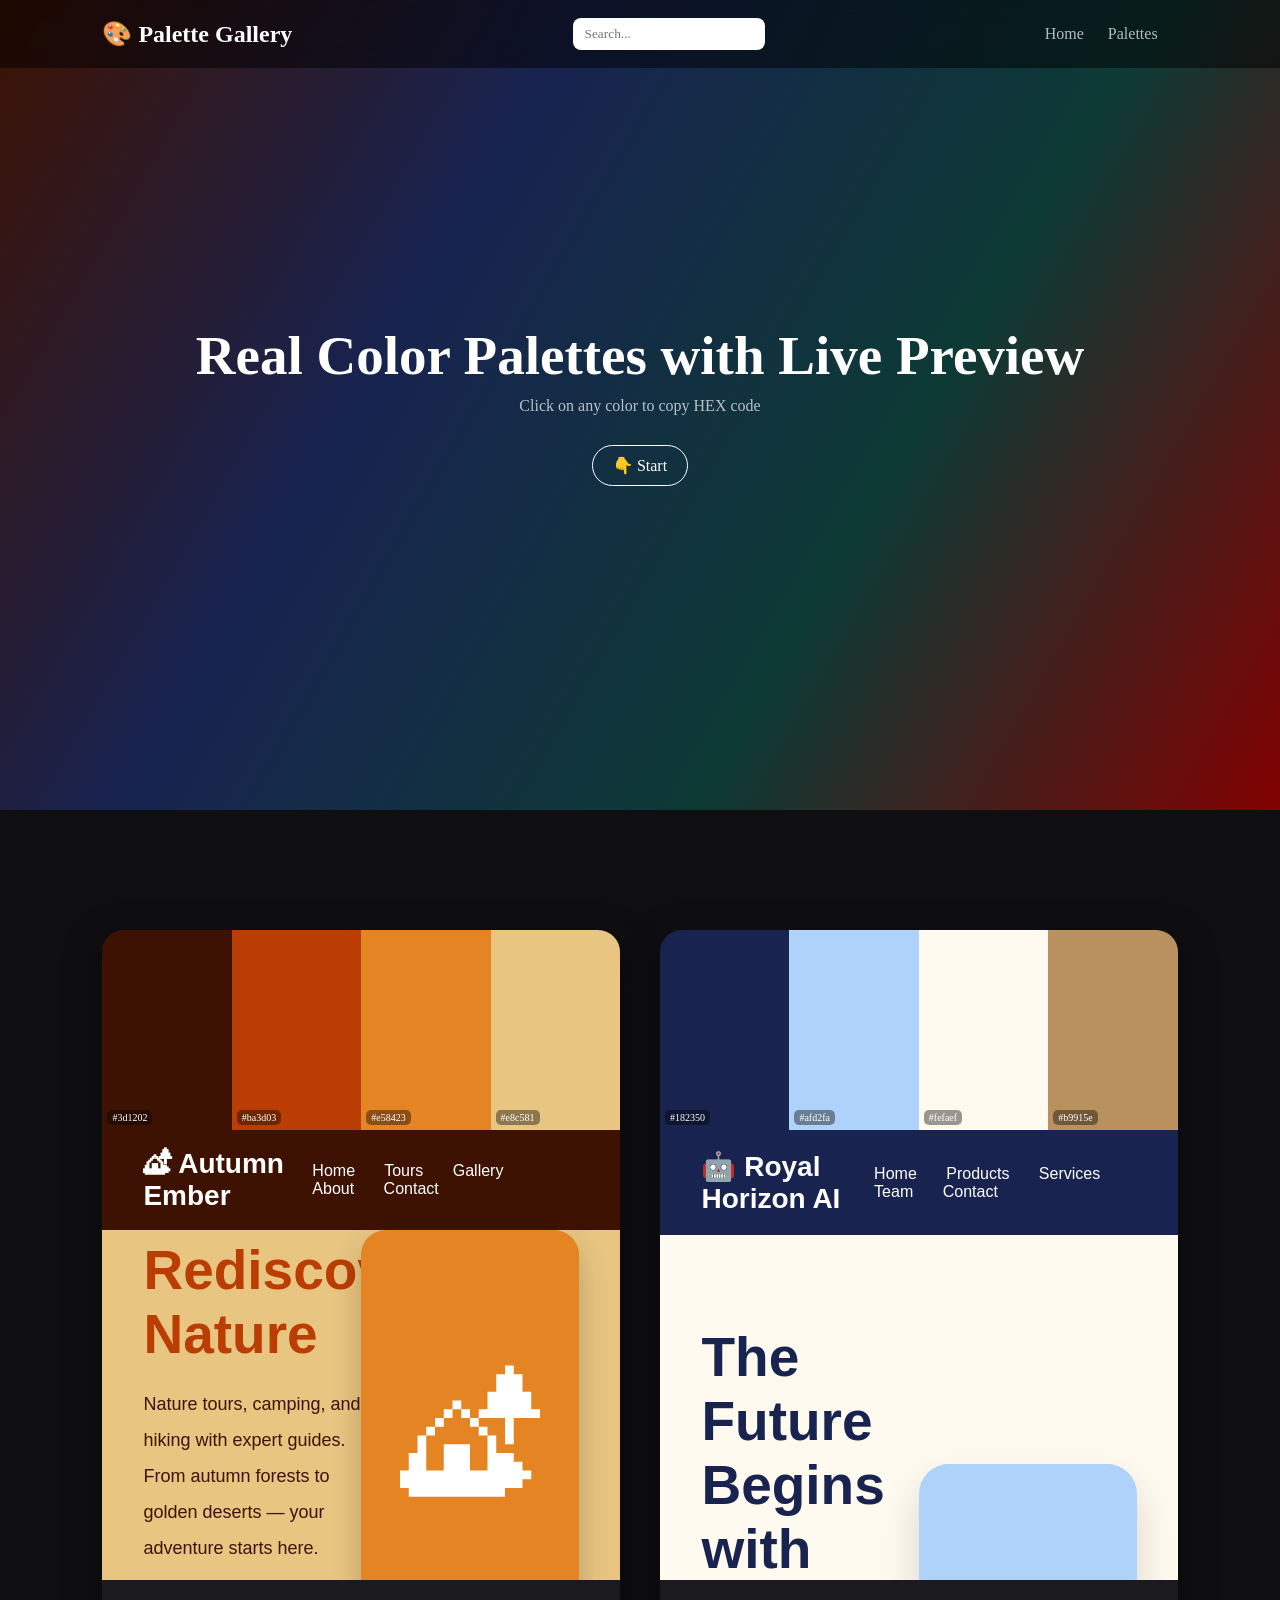
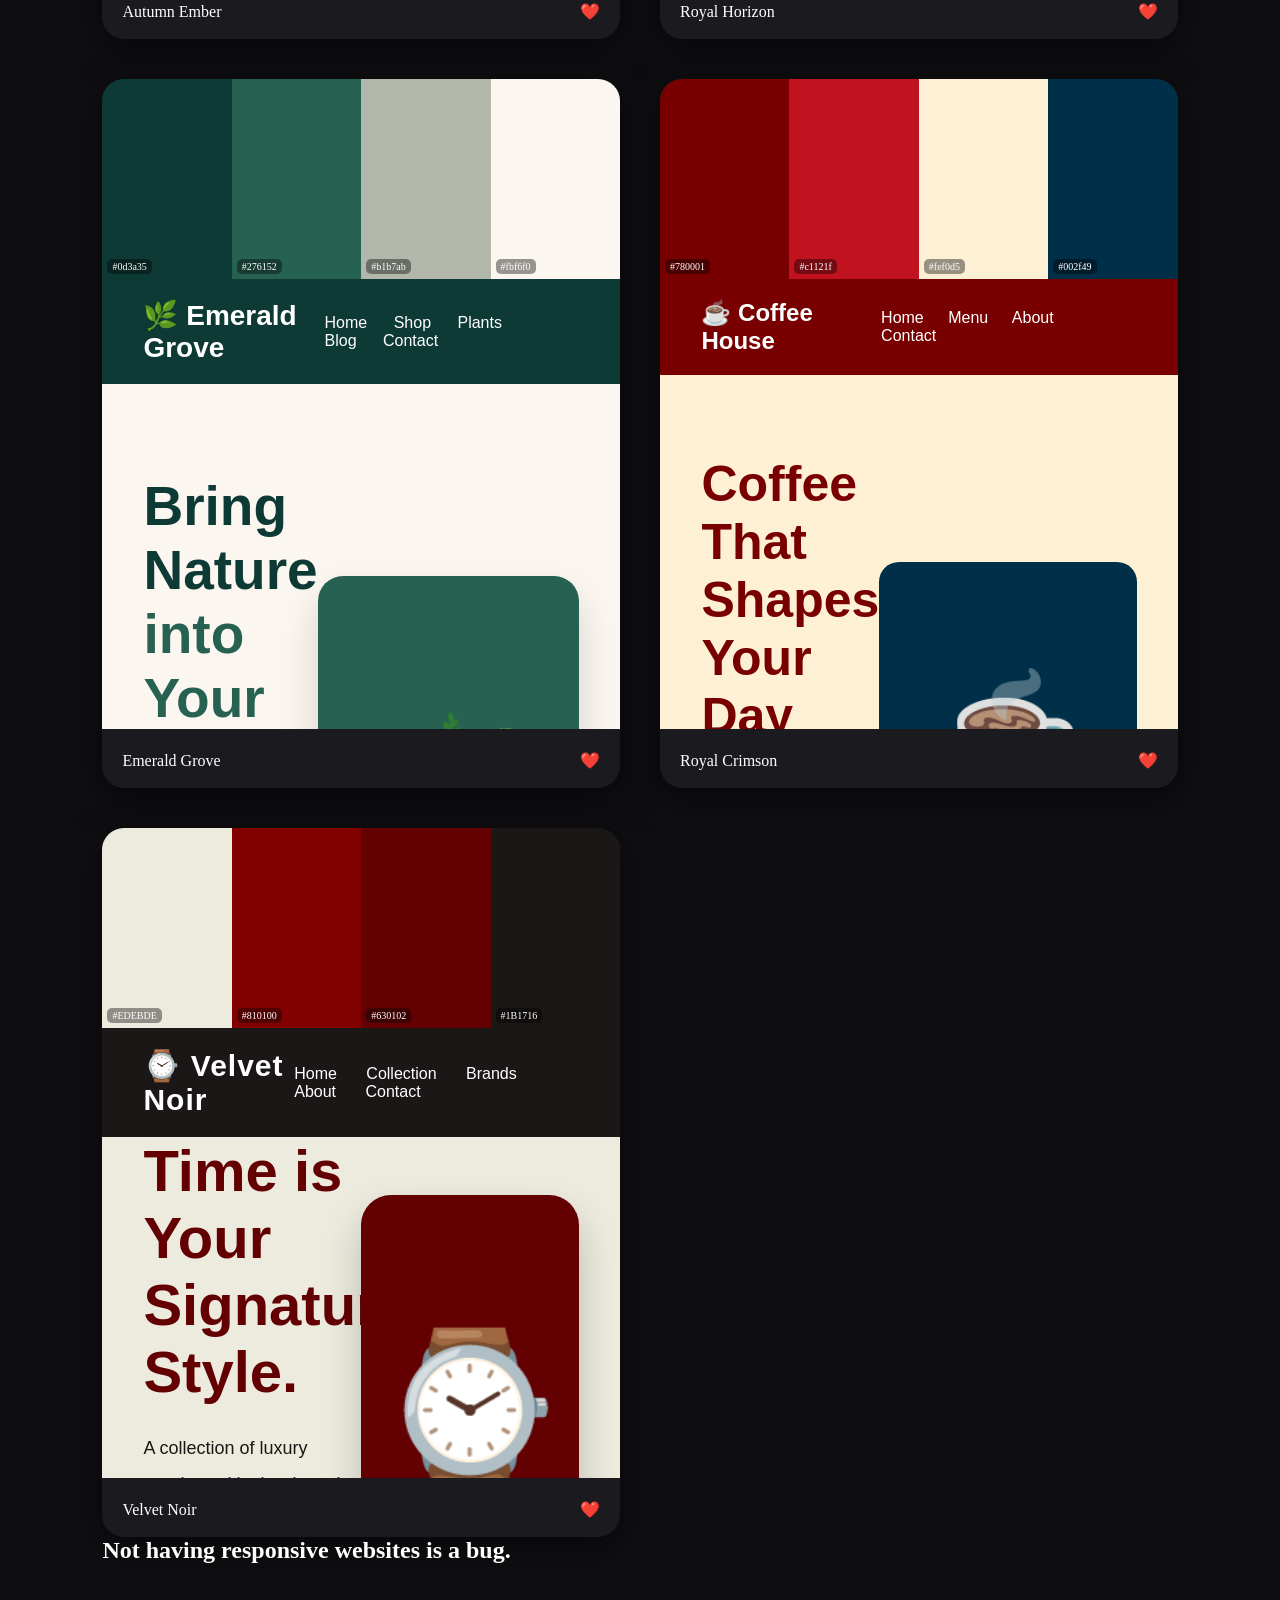
<file: index.html>
<!doctype html>
<html lang="en" dir="ltr">
  <head>
    <meta charset="UTF-8" />
    <meta name="viewport" content="width=device-width, initial-scale=1.0" />
    <link rel="stylesheet" href="style.css" />
    <title>Palette Gallery</title>
  </head>

  <body>
    <nav>
      <h2>🎨 Palette Gallery</h2>

      <input id="search" placeholder="Search..." />

      <div>
        <a href="#">Home</a>
        <a href="#p">Palettes</a>
      </div>
    </nav>

    <div class="hero">
      <h1>Real Color Palettes with Live Preview</h1>
      <p>Click on any color to copy HEX code</p>

      <div
        class="scroll"
        onclick="document.getElementById('p').scrollIntoView()"
      >
        👇 Start
      </div>
    </div>

    <div class="section" id="p">
      <div class="grid">
        <!-- Autumn Ember -->
        <div class="card">
          <div class="colors">
            <div
              class="color"
              style="background: #3d1202"
              onclick="copy('#3d1202')"
            >
              <span class="hex">#3d1202</span>
            </div>
            <div
              class="color"
              style="background: #ba3d03"
              onclick="copy('#ba3d03')"
            >
              <span class="hex">#ba3d03</span>
            </div>
            <div
              class="color"
              style="background: #e58423"
              onclick="copy('#e58423')"
            >
              <span class="hex">#e58423</span>
            </div>
            <div
              class="color"
              style="background: #e8c581"
              onclick="copy('#e8c581')"
            >
              <span class="hex">#e8c581</span>
            </div>
          </div>

          <iframe
            class="preview"
            src="pages/AutumnEmber/AutumnEmber.html"
          ></iframe>

          <div class="info">
            <span>Autumn Ember</span>
            <span class="heart" onclick="like(this)">❤️</span>
          </div>
        </div>

        <!-- Royal Horizon -->
        <div class="card">
          <div class="colors">
            <div
              class="color"
              style="background: #182350"
              onclick="copy('#182350')"
            >
              <span class="hex">#182350</span>
            </div>
            <div
              class="color"
              style="background: #afd2fa"
              onclick="copy('#afd2fa')"
            >
              <span class="hex">#afd2fa</span>
            </div>
            <div
              class="color"
              style="background: #fefaef"
              onclick="copy('#fefaef')"
            >
              <span class="hex">#fefaef</span>
            </div>
            <div
              class="color"
              style="background: #b9915e"
              onclick="copy('#b9915e')"
            >
              <span class="hex">#b9915e</span>
            </div>
          </div>

          <iframe
            class="preview"
            src="pages/RoyalHorizon/RoyalHorizon.html"
          ></iframe>

          <div class="info">
            <span>Royal Horizon</span>
            <span class="heart" onclick="like(this)">❤️</span>
          </div>
        </div>

        <!-- Emerald Grove -->
        <div class="card">
          <div class="colors">
            <div
              class="color"
              style="background: #0d3a35"
              onclick="copy('#0d3a35')"
            >
              <span class="hex">#0d3a35</span>
            </div>
            <div
              class="color"
              style="background: #276152"
              onclick="copy('#276152')"
            >
              <span class="hex">#276152</span>
            </div>
            <div
              class="color"
              style="background: #b1b7ab"
              onclick="copy('#b1b7ab')"
            >
              <span class="hex">#b1b7ab</span>
            </div>
            <div
              class="color"
              style="background: #fbf6f0"
              onclick="copy('#fbf6f0')"
            >
              <span class="hex">#fbf6f0</span>
            </div>
          </div>

          <iframe
            class="preview"
            src="pages/EmeraldGrove/EmeraldGrove.html"
          ></iframe>

          <div class="info">
            <span>Emerald Grove</span>
            <span class="heart" onclick="like(this)">❤️</span>
          </div>
        </div>

        <!-- Royal Crimson -->
        <div class="card">
          <div class="colors">
            <div
              class="color"
              style="background: #780001"
              onclick="copy('#780001')"
            >
              <span class="hex">#780001</span>
            </div>
            <div
              class="color"
              style="background: #c1121f"
              onclick="copy('#c1121f')"
            >
              <span class="hex">#c1121f</span>
            </div>
            <div
              class="color"
              style="background: #fef0d5"
              onclick="copy('#fef0d5')"
            >
              <span class="hex">#fef0d5</span>
            </div>
            <div
              class="color"
              style="background: #002f49"
              onclick="copy('#002f49')"
            >
              <span class="hex">#002f49</span>
            </div>
          </div>

          <iframe
            class="preview"
            src="pages/RoyalCrimson/RoyalCrimson.html"
          ></iframe>

          <div class="info">
            <span>Royal Crimson</span>
            <span class="heart" onclick="like(this)">❤️</span>
          </div>
        </div>

        <!-- Velvet Noir -->
        <div class="card">
          <div class="colors">
            <div
              class="color"
              style="background: #edebde"
              onclick="copy('#EDEBDE')"
            >
              <span class="hex">#EDEBDE</span>
            </div>
            <div
              class="color"
              style="background: #810100"
              onclick="copy('#810100')"
            >
              <span class="hex">#810100</span>
            </div>
            <div
              class="color"
              style="background: #630102"
              onclick="copy('#630102')"
            >
              <span class="hex">#630102</span>
            </div>
            <div
              class="color"
              style="background: #1b1716"
              onclick="copy('#1B1716')"
            >
              <span class="hex">#1B1716</span>
            </div>
          </div>

          <iframe
            class="preview"
            src="pages/VelvetNoir/VelvetNoir.html"
          ></iframe>

          <div class="info">
            <span>Velvet Noir</span>
            <span class="heart" onclick="like(this)">❤️</span>
          </div>
        </div>
      </div>
      <h2>Not having responsive websites is a bug.</h2>
    </div>

    <script src="script.js"></script>
  </body>
</html>
</file>
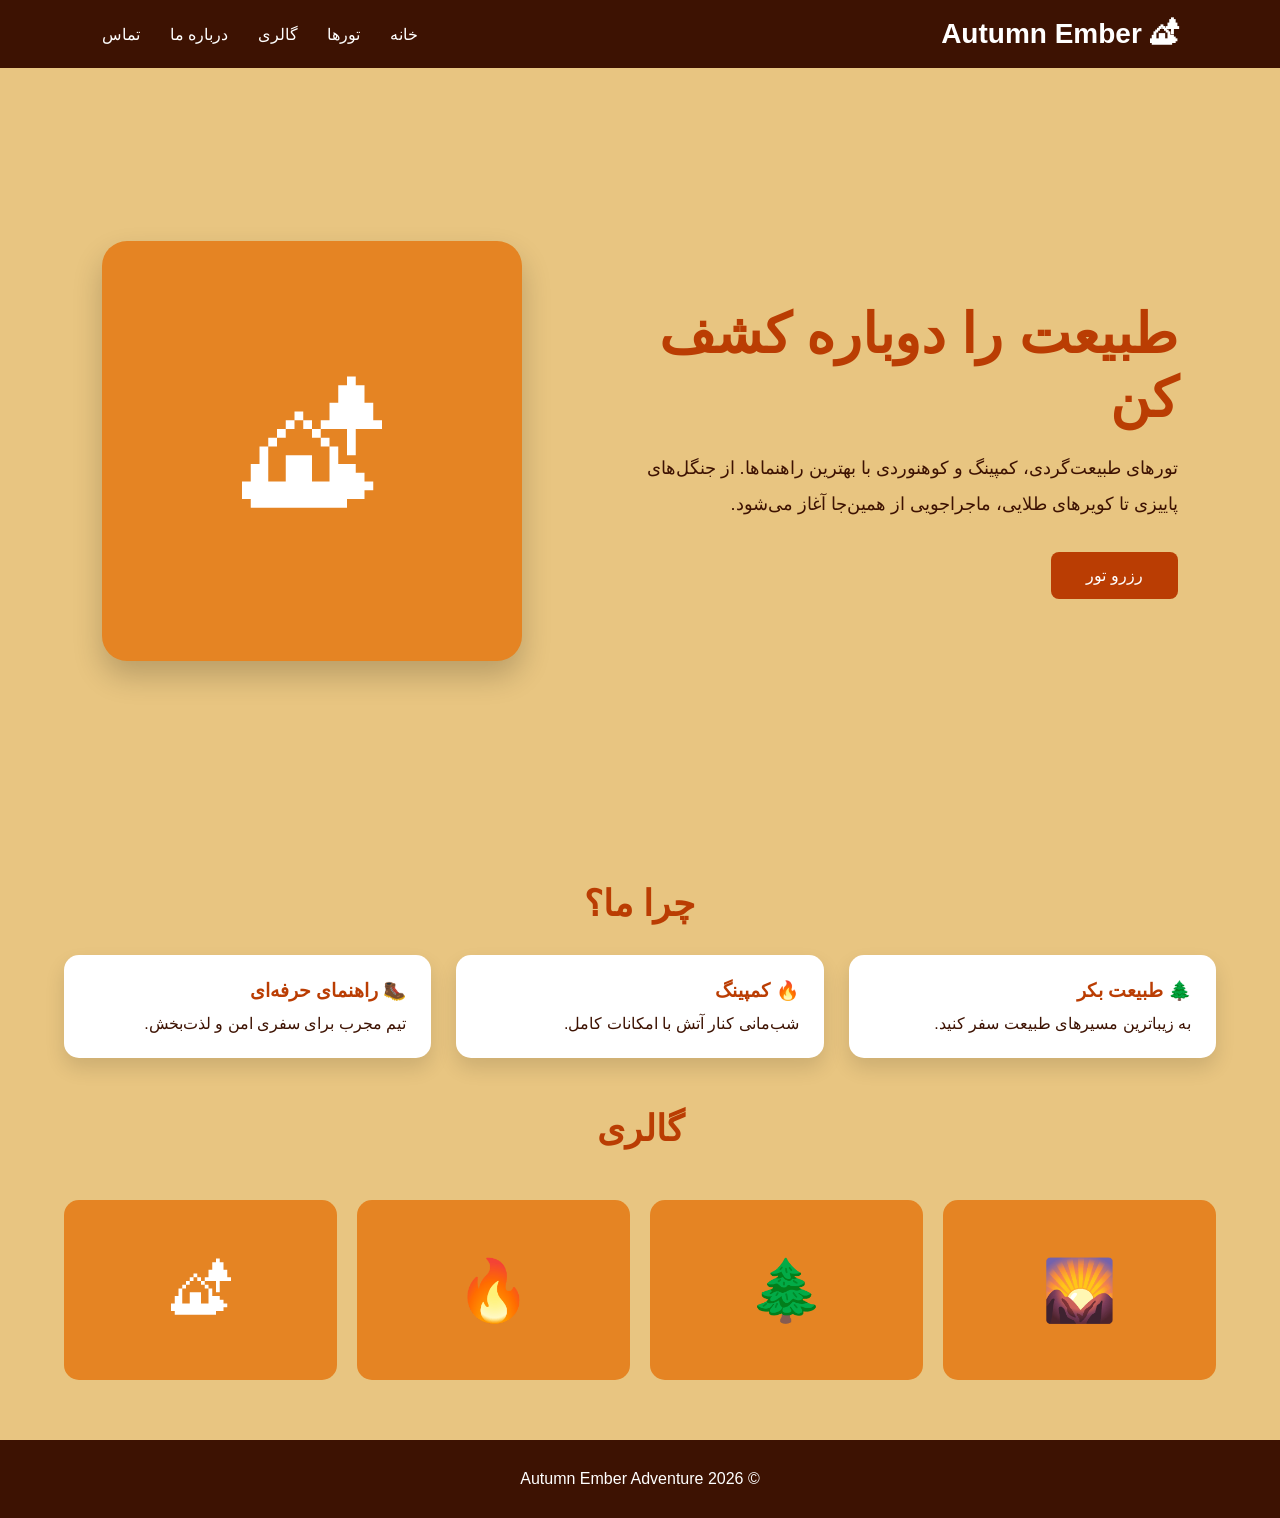
<file: pages/Autumn Ember/Autumn Ember.html>
<!doctype html>
<html lang="fa" dir="rtl">
  <head>
    <meta charset="UTF-8" />
    <meta name="viewport" content="width=device-width, initial-scale=1.0" />
    <link rel="stylesheet" href="style.css" />
    <title>Autumn Ember | Adventure</title>
  </head>
  <body>
    <header>
      <div class="logo">🏕 Autumn Ember</div>

      <nav>
        <a href="#">خانه</a>
        <a href="#">تورها</a>
        <a href="#">گالری</a>
        <a href="#">درباره ما</a>
        <a href="#">تماس</a>
      </nav>
    </header>

    <section class="hero">
      <div class="hero-text">
        <h1>طبیعت را دوباره کشف کن</h1>

        <p>
          تورهای طبیعت‌گردی، کمپینگ و کوهنوردی با بهترین راهنماها. از جنگل‌های
          پاییزی تا کویرهای طلایی، ماجراجویی از همین‌جا آغاز می‌شود.
        </p>

        <a href="#" class="btn">رزرو تور</a>
      </div>

      <div class="hero-img">🏕</div>
    </section>

    <h2 class="section-title">چرا ما؟</h2>

    <section class="cards">
      <div class="card">
        <h3>🌲 طبیعت بکر</h3>
        <p>به زیباترین مسیرهای طبیعت سفر کنید.</p>
      </div>

      <div class="card">
        <h3>🔥 کمپینگ</h3>
        <p>شب‌مانی کنار آتش با امکانات کامل.</p>
      </div>

      <div class="card">
        <h3>🥾 راهنمای حرفه‌ای</h3>
        <p>تیم مجرب برای سفری امن و لذت‌بخش.</p>
      </div>
    </section>

    <h2 class="section-title">گالری</h2>

    <section class="gallery">
      <div class="photo">🌄</div>
      <div class="photo">🌲</div>
      <div class="photo">🔥</div>
      <div class="photo">🏕</div>
    </section>

    <footer>© 2026 Autumn Ember Adventure</footer>
  </body>
</html>
</file>
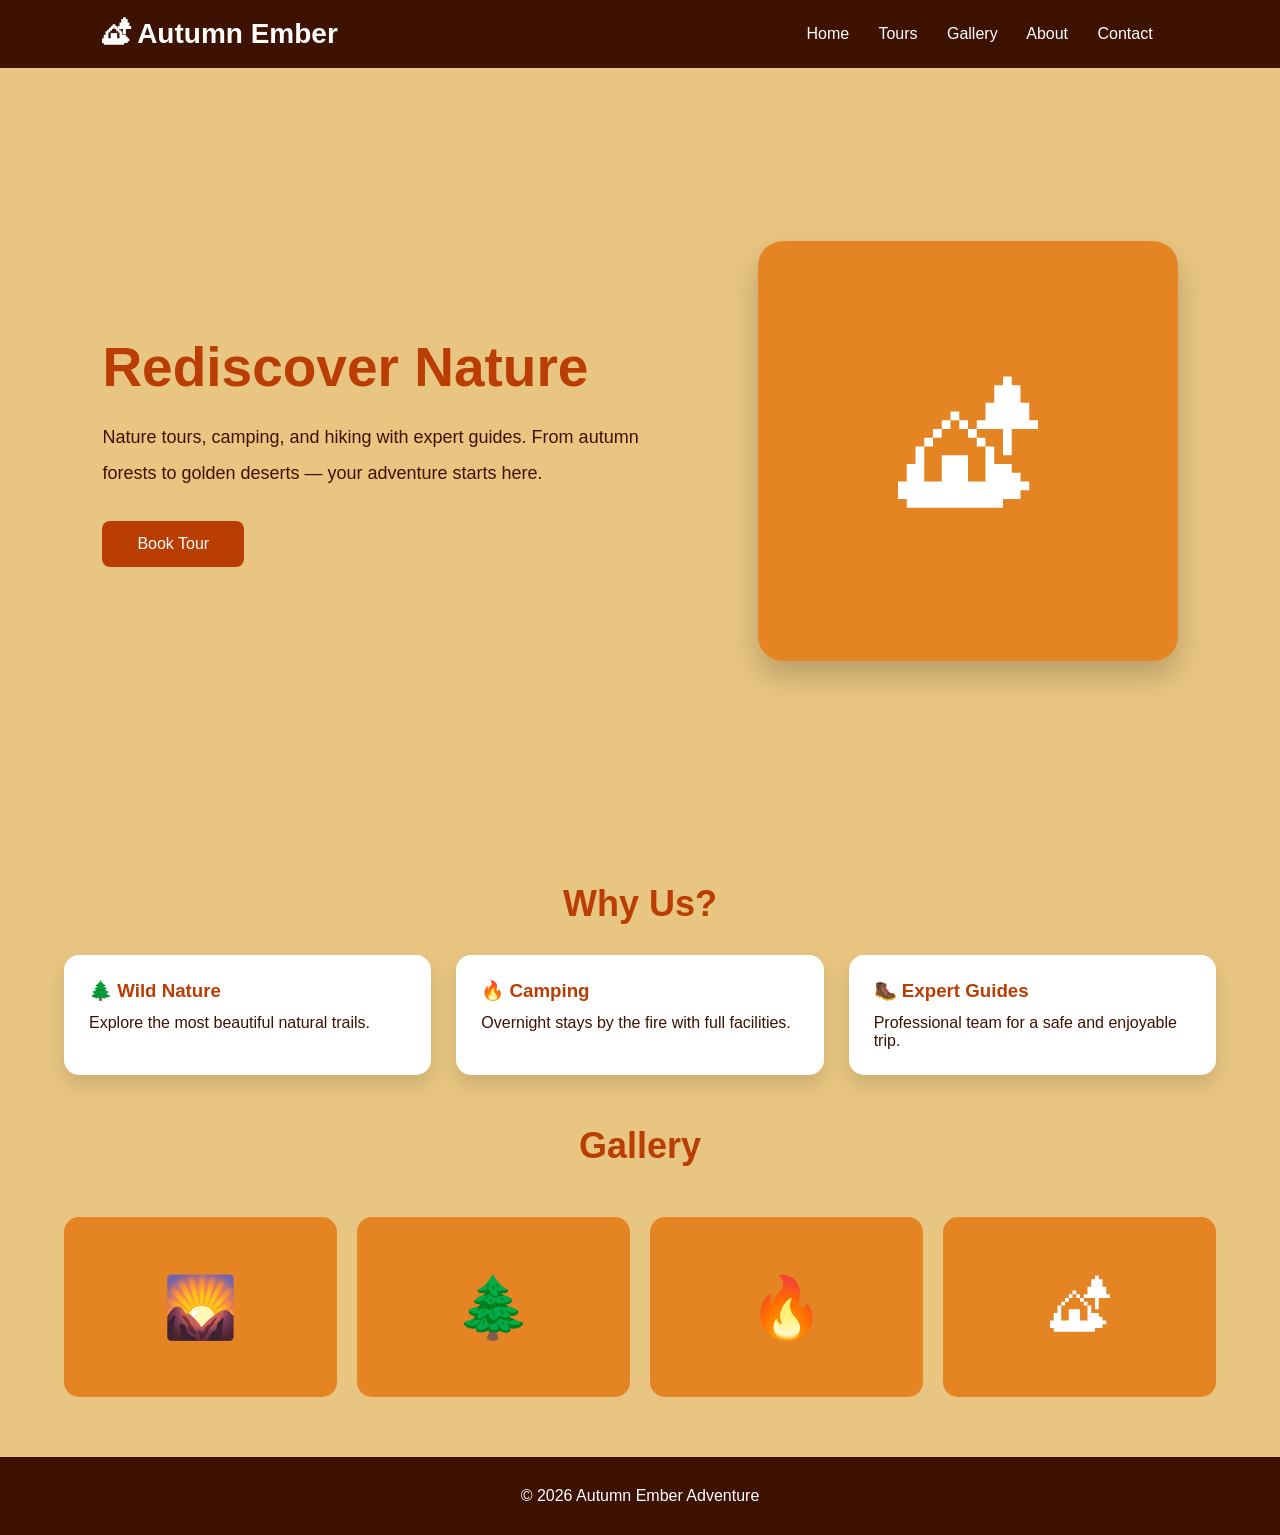
<file: pages/AutumnEmber/AutumnEmber.html>
<!doctype html>
<html lang="en" dir="ltr">
  <head>
    <meta charset="UTF-8" />
    <meta name="viewport" content="width=device-width, initial-scale=1.0" />
    <link rel="stylesheet" href="style.css" />
    <title>Autumn Ember | Adventure</title>
  </head>

  <body>
    <header>
      <div class="logo">🏕 Autumn Ember</div>

      <nav>
        <a href="#">Home</a>
        <a href="#">Tours</a>
        <a href="#">Gallery</a>
        <a href="#">About</a>
        <a href="#">Contact</a>
      </nav>
    </header>

    <section class="hero">
      <div class="hero-text">
        <h1>Rediscover Nature</h1>

        <p>
          Nature tours, camping, and hiking with expert guides. From autumn
          forests to golden deserts — your adventure starts here.
        </p>

        <a href="#" class="btn">Book Tour</a>
      </div>

      <div class="hero-img">🏕</div>
    </section>

    <h2 class="section-title">Why Us?</h2>

    <section class="cards">
      <div class="card">
        <h3>🌲 Wild Nature</h3>
        <p>Explore the most beautiful natural trails.</p>
      </div>

      <div class="card">
        <h3>🔥 Camping</h3>
        <p>Overnight stays by the fire with full facilities.</p>
      </div>

      <div class="card">
        <h3>🥾 Expert Guides</h3>
        <p>Professional team for a safe and enjoyable trip.</p>
      </div>
    </section>

    <h2 class="section-title">Gallery</h2>

    <section class="gallery">
      <div class="photo">🌄</div>
      <div class="photo">🌲</div>
      <div class="photo">🔥</div>
      <div class="photo">🏕</div>
    </section>

    <footer>© 2026 Autumn Ember Adventure</footer>
  </body>
</html>
</file>
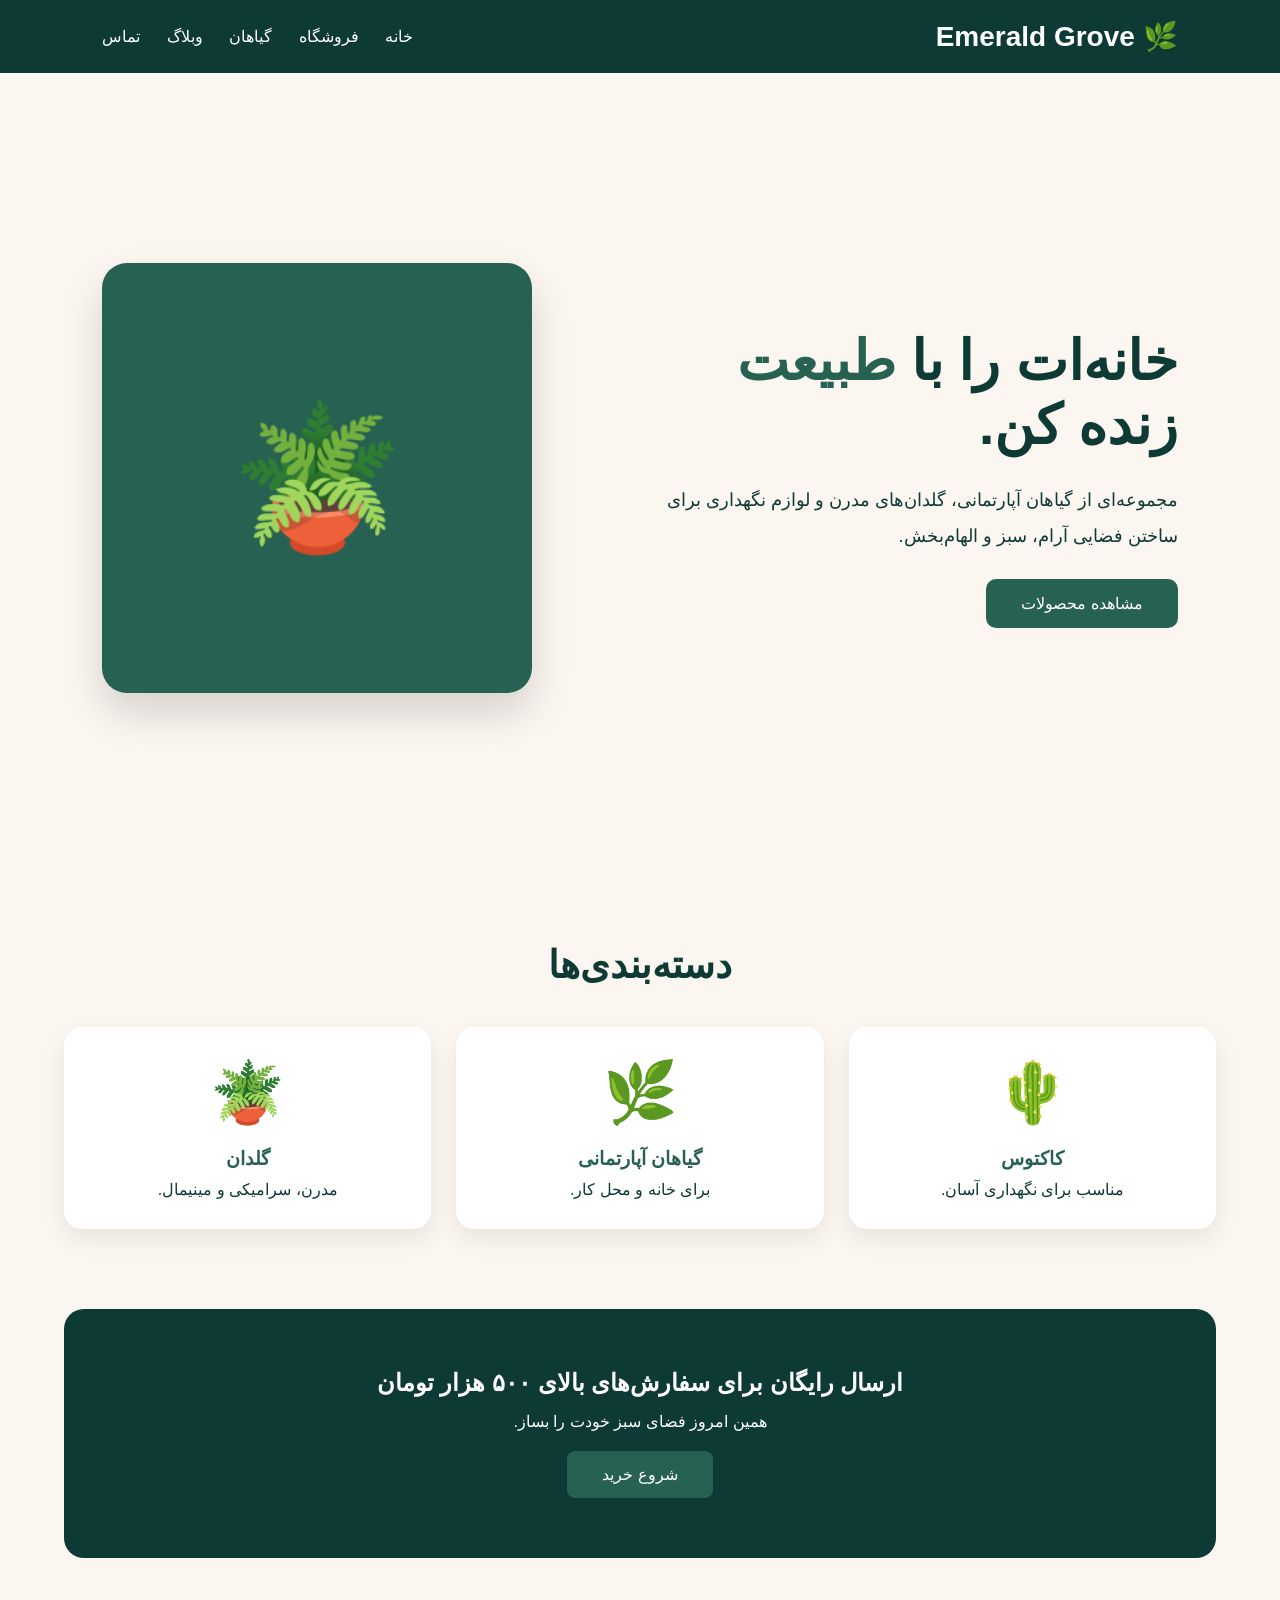
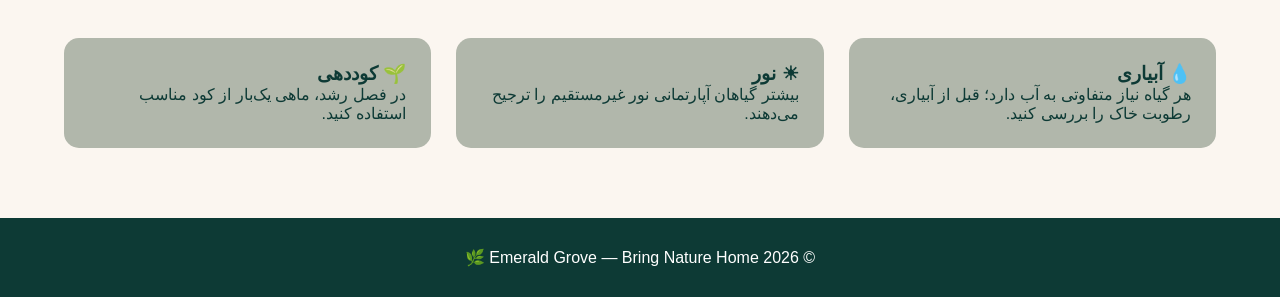
<file: pages/Emerald Grove/Emerald Grove.HTML>
<!DOCTYPE html>
<html lang="fa" dir="rtl">
  <head>
    <meta charset="UTF-8" />
    <meta name="viewport" content="width=device-width, initial-scale=1.0" />
    <link rel="stylesheet" href="style.css" />
    <title>Emerald Grove</title>
  </head>

  <body>
    <header>
      <div class="logo">🌿 Emerald Grove</div>

      <nav>
        <a href="#">خانه</a>
        <a href="#">فروشگاه</a>
        <a href="#">گیاهان</a>
        <a href="#">وبلاگ</a>
        <a href="#">تماس</a>
      </nav>
    </header>

    <section class="hero">
      <div class="text">
        <h1>خانه‌ات را با <span>طبیعت</span> زنده کن.</h1>

        <p>
          مجموعه‌ای از گیاهان آپارتمانی، گلدان‌های مدرن و لوازم نگهداری برای
          ساختن فضایی آرام، سبز و الهام‌بخش.
        </p>

        <a href="#" class="btn">مشاهده محصولات</a>
      </div>

      <div class="hero-image">🪴</div>
    </section>

    <h2 class="title">دسته‌بندی‌ها</h2>

    <section class="categories">
      <div class="card">
        <div class="icon">🌵</div>
        <h3>کاکتوس</h3>
        <p>مناسب برای نگهداری آسان.</p>
      </div>

      <div class="card">
        <div class="icon">🌿</div>
        <h3>گیاهان آپارتمانی</h3>
        <p>برای خانه و محل کار.</p>
      </div>

      <div class="card">
        <div class="icon">🪴</div>
        <h3>گلدان</h3>
        <p>مدرن، سرامیکی و مینیمال.</p>
      </div>
    </section>

    <section class="banner">
      <h2>ارسال رایگان برای سفارش‌های بالای ۵۰۰ هزار تومان</h2>

      <p>همین امروز فضای سبز خودت را بساز.</p>

      <a href="#">شروع خرید</a>
    </section>

    <section class="tips">
      <div class="tip">
        <h3>💧 آبیاری</h3>
        <p>
          هر گیاه نیاز متفاوتی به آب دارد؛ قبل از آبیاری، رطوبت خاک را بررسی
          کنید.
        </p>
      </div>

      <div class="tip">
        <h3>☀ نور</h3>
        <p>بیشتر گیاهان آپارتمانی نور غیرمستقیم را ترجیح می‌دهند.</p>
      </div>

      <div class="tip">
        <h3>🌱 کوددهی</h3>
        <p>در فصل رشد، ماهی یک‌بار از کود مناسب استفاده کنید.</p>
      </div>
    </section>

    <footer>© 2026 Emerald Grove — Bring Nature Home 🌿</footer>
  </body>
</html>
</file>
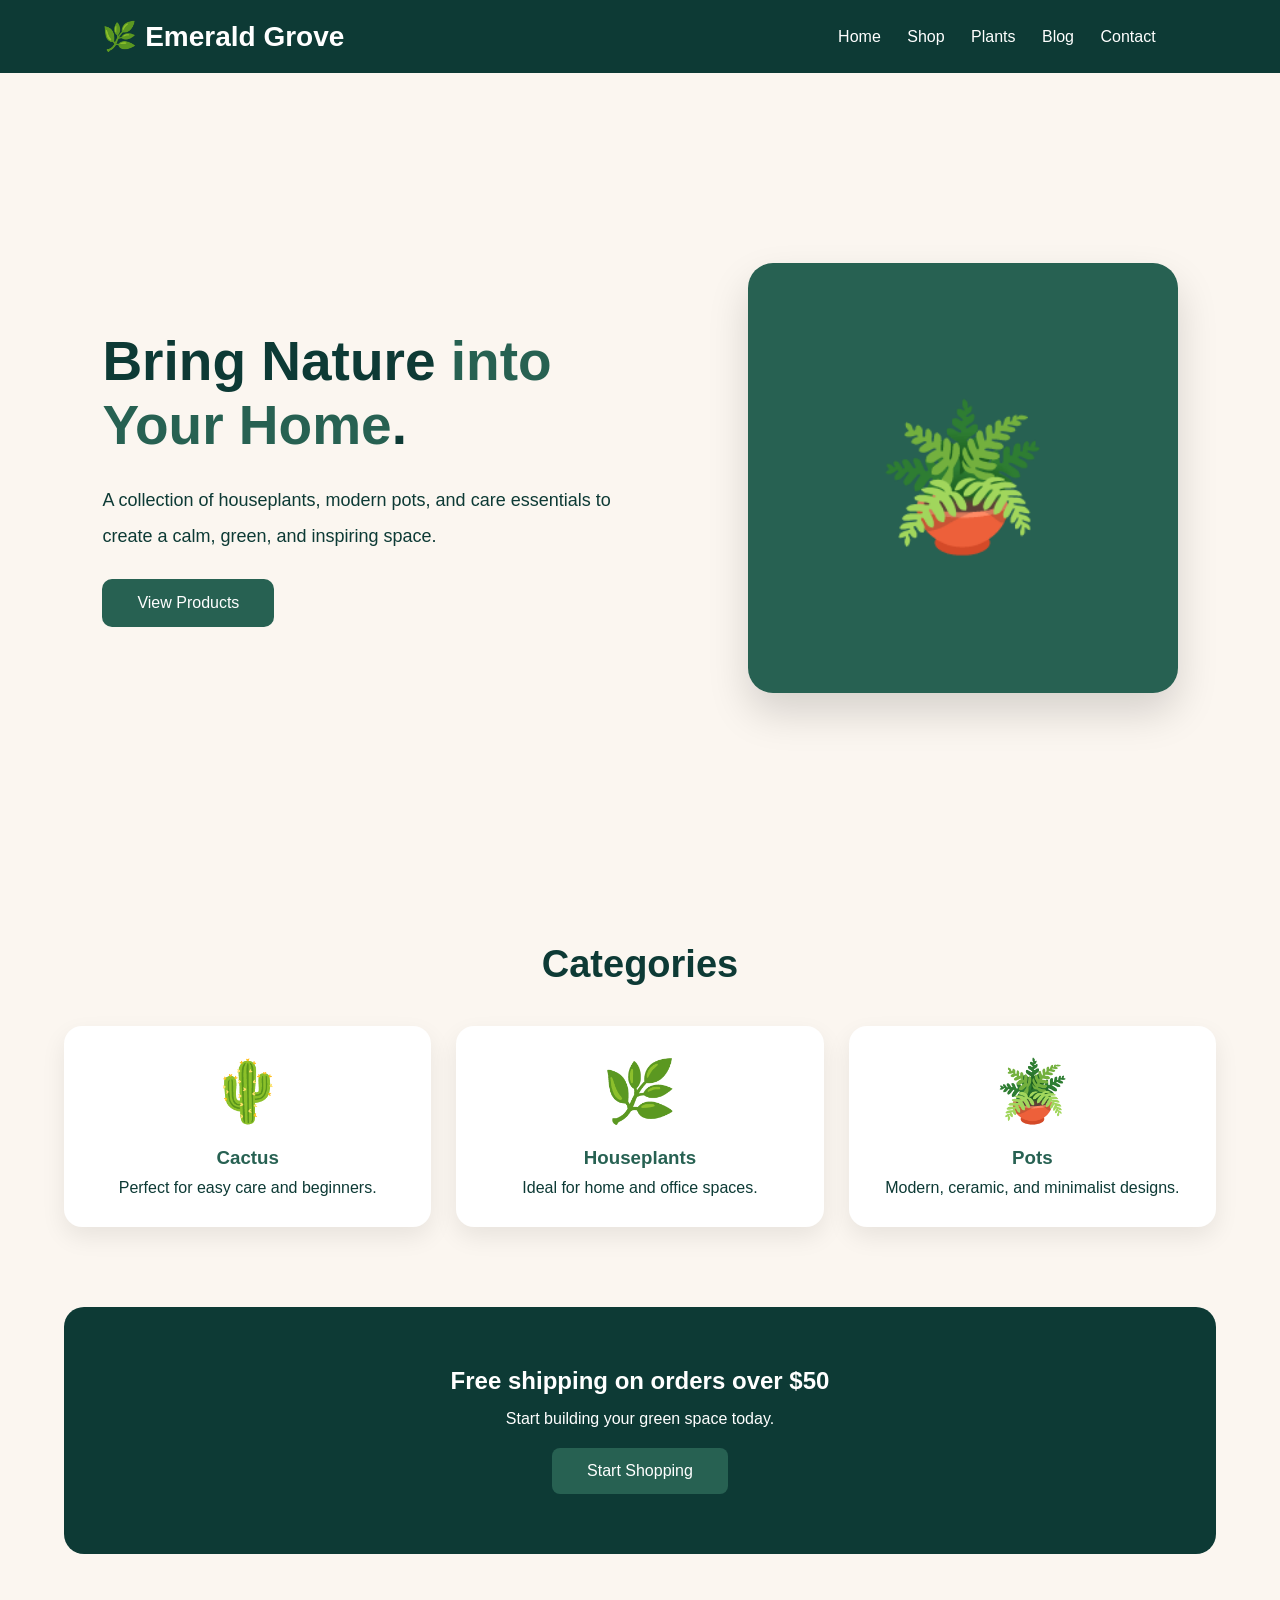
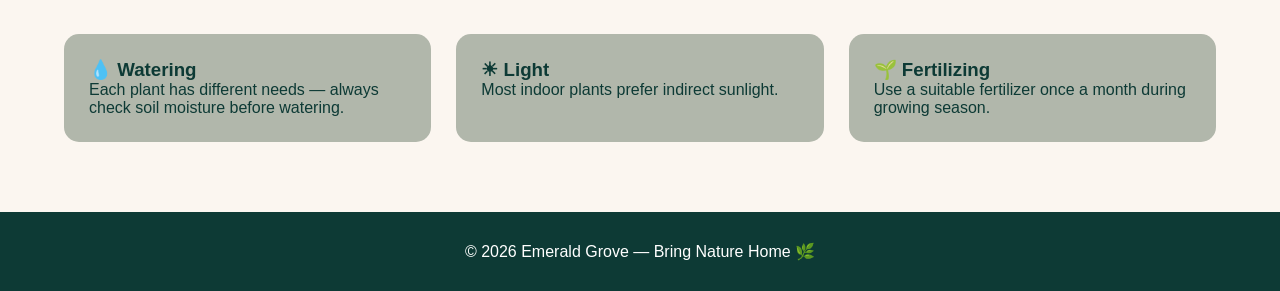
<file: pages/EmeraldGrove/EmeraldGrove.html>
<!doctype html>
<html lang="en" dir="ltr">
  <head>
    <meta charset="UTF-8" />
    <meta name="viewport" content="width=device-width, initial-scale=1.0" />
    <link rel="stylesheet" href="style.css" />
    <title>Emerald Grove</title>
  </head>

  <body>
    <header>
      <div class="logo">🌿 Emerald Grove</div>

      <nav>
        <a href="#">Home</a>
        <a href="#">Shop</a>
        <a href="#">Plants</a>
        <a href="#">Blog</a>
        <a href="#">Contact</a>
      </nav>
    </header>

    <section class="hero">
      <div class="text">
        <h1>Bring Nature <span>into Your Home</span>.</h1>

        <p>
          A collection of houseplants, modern pots, and care essentials to
          create a calm, green, and inspiring space.
        </p>

        <a href="#" class="btn">View Products</a>
      </div>

      <div class="hero-image">🪴</div>
    </section>

    <h2 class="title">Categories</h2>

    <section class="categories">
      <div class="card">
        <div class="icon">🌵</div>
        <h3>Cactus</h3>
        <p>Perfect for easy care and beginners.</p>
      </div>

      <div class="card">
        <div class="icon">🌿</div>
        <h3>Houseplants</h3>
        <p>Ideal for home and office spaces.</p>
      </div>

      <div class="card">
        <div class="icon">🪴</div>
        <h3>Pots</h3>
        <p>Modern, ceramic, and minimalist designs.</p>
      </div>
    </section>

    <section class="banner">
      <h2>Free shipping on orders over $50</h2>
      <p>Start building your green space today.</p>
      <a href="#">Start Shopping</a>
    </section>

    <section class="tips">
      <div class="tip">
        <h3>💧 Watering</h3>
        <p>
          Each plant has different needs — always check soil moisture before
          watering.
        </p>
      </div>

      <div class="tip">
        <h3>☀ Light</h3>
        <p>Most indoor plants prefer indirect sunlight.</p>
      </div>

      <div class="tip">
        <h3>🌱 Fertilizing</h3>
        <p>Use a suitable fertilizer once a month during growing season.</p>
      </div>
    </section>

    <footer>© 2026 Emerald Grove — Bring Nature Home 🌿</footer>
  </body>
</html>
</file>
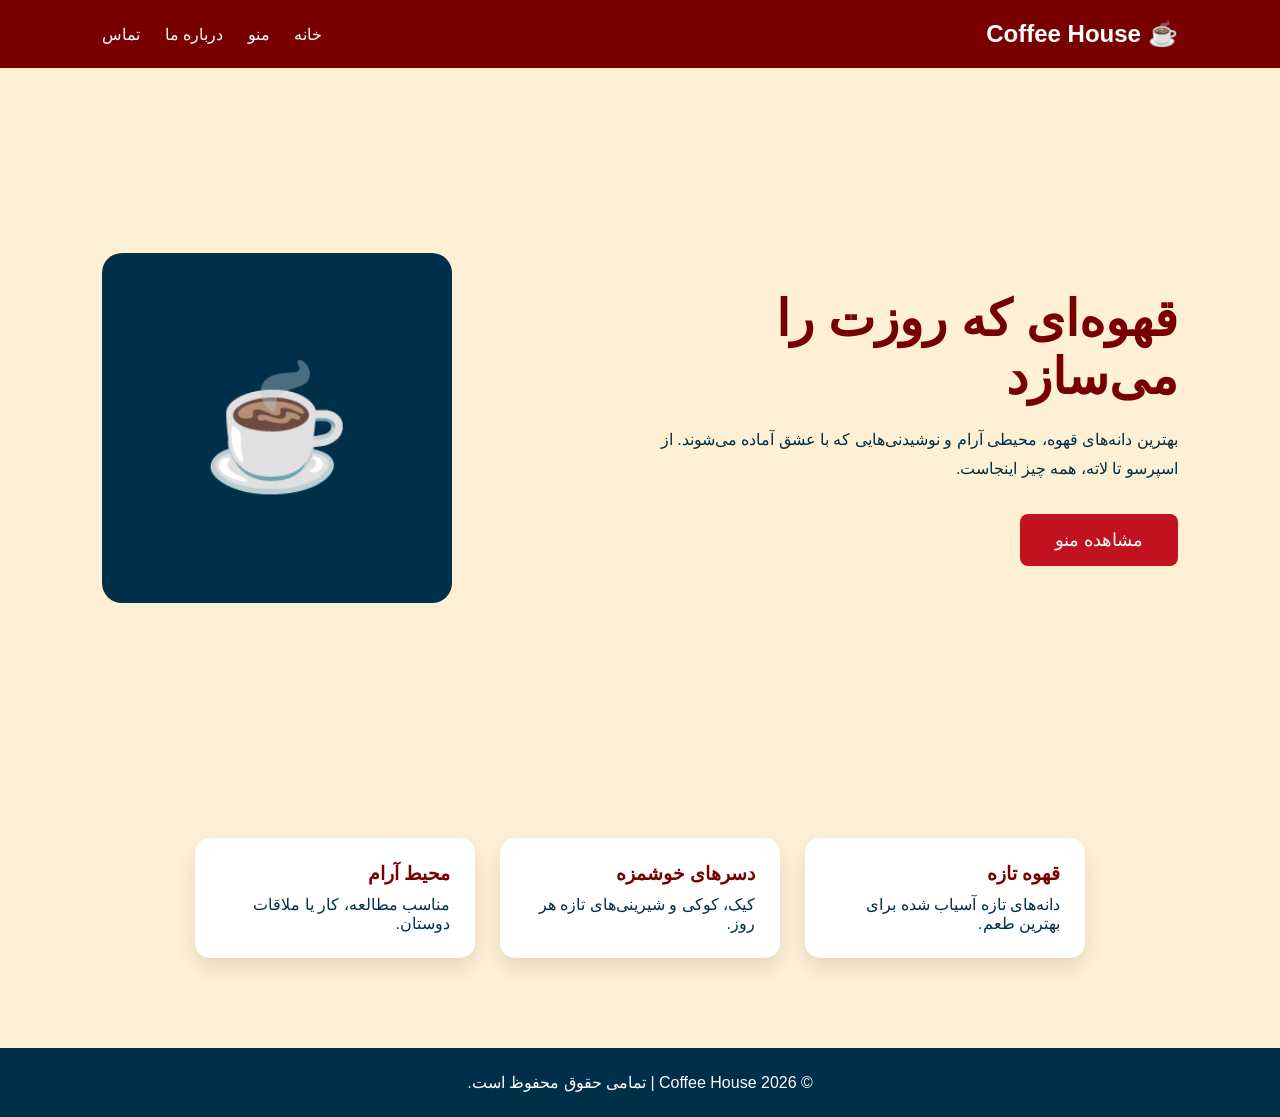
<file: pages/Royal Crimson/Royal Crimson.html>
<!doctype html>
<html lang="fa" dir="rtl">
  <head>
    <meta charset="UTF-8" />
    <meta name="viewport" content="width=device-width, initial-scale=1.0" />
    <link rel="stylesheet" href="style.css" />
    <title>Coffee House</title>
  </head>
  <body>
    <header>
      <h2>☕ Coffee House</h2>

      <nav>
        <a href="#">خانه</a>
        <a href="#">منو</a>
        <a href="#">درباره ما</a>
        <a href="#">تماس</a>
      </nav>
    </header>

    <section class="hero">
      <div class="hero-text">
        <h1>قهوه‌ای که روزت را می‌سازد</h1>

        <p>
          بهترین دانه‌های قهوه، محیطی آرام و نوشیدنی‌هایی که با عشق آماده
          می‌شوند. از اسپرسو تا لاته، همه چیز اینجاست.
        </p>

        <button>مشاهده منو</button>
      </div>

      <div class="hero-image">☕</div>
    </section>

    <section class="cards">
      <div class="card">
        <h3>قهوه تازه</h3>
        <p>دانه‌های تازه آسیاب شده برای بهترین طعم.</p>
      </div>

      <div class="card">
        <h3>دسرهای خوشمزه</h3>
        <p>کیک، کوکی و شیرینی‌های تازه هر روز.</p>
      </div>

      <div class="card">
        <h3>محیط آرام</h3>
        <p>مناسب مطالعه، کار یا ملاقات دوستان.</p>
      </div>
    </section>

    <footer>© 2026 Coffee House | تمامی حقوق محفوظ است.</footer>
  </body>
</html>
</file>
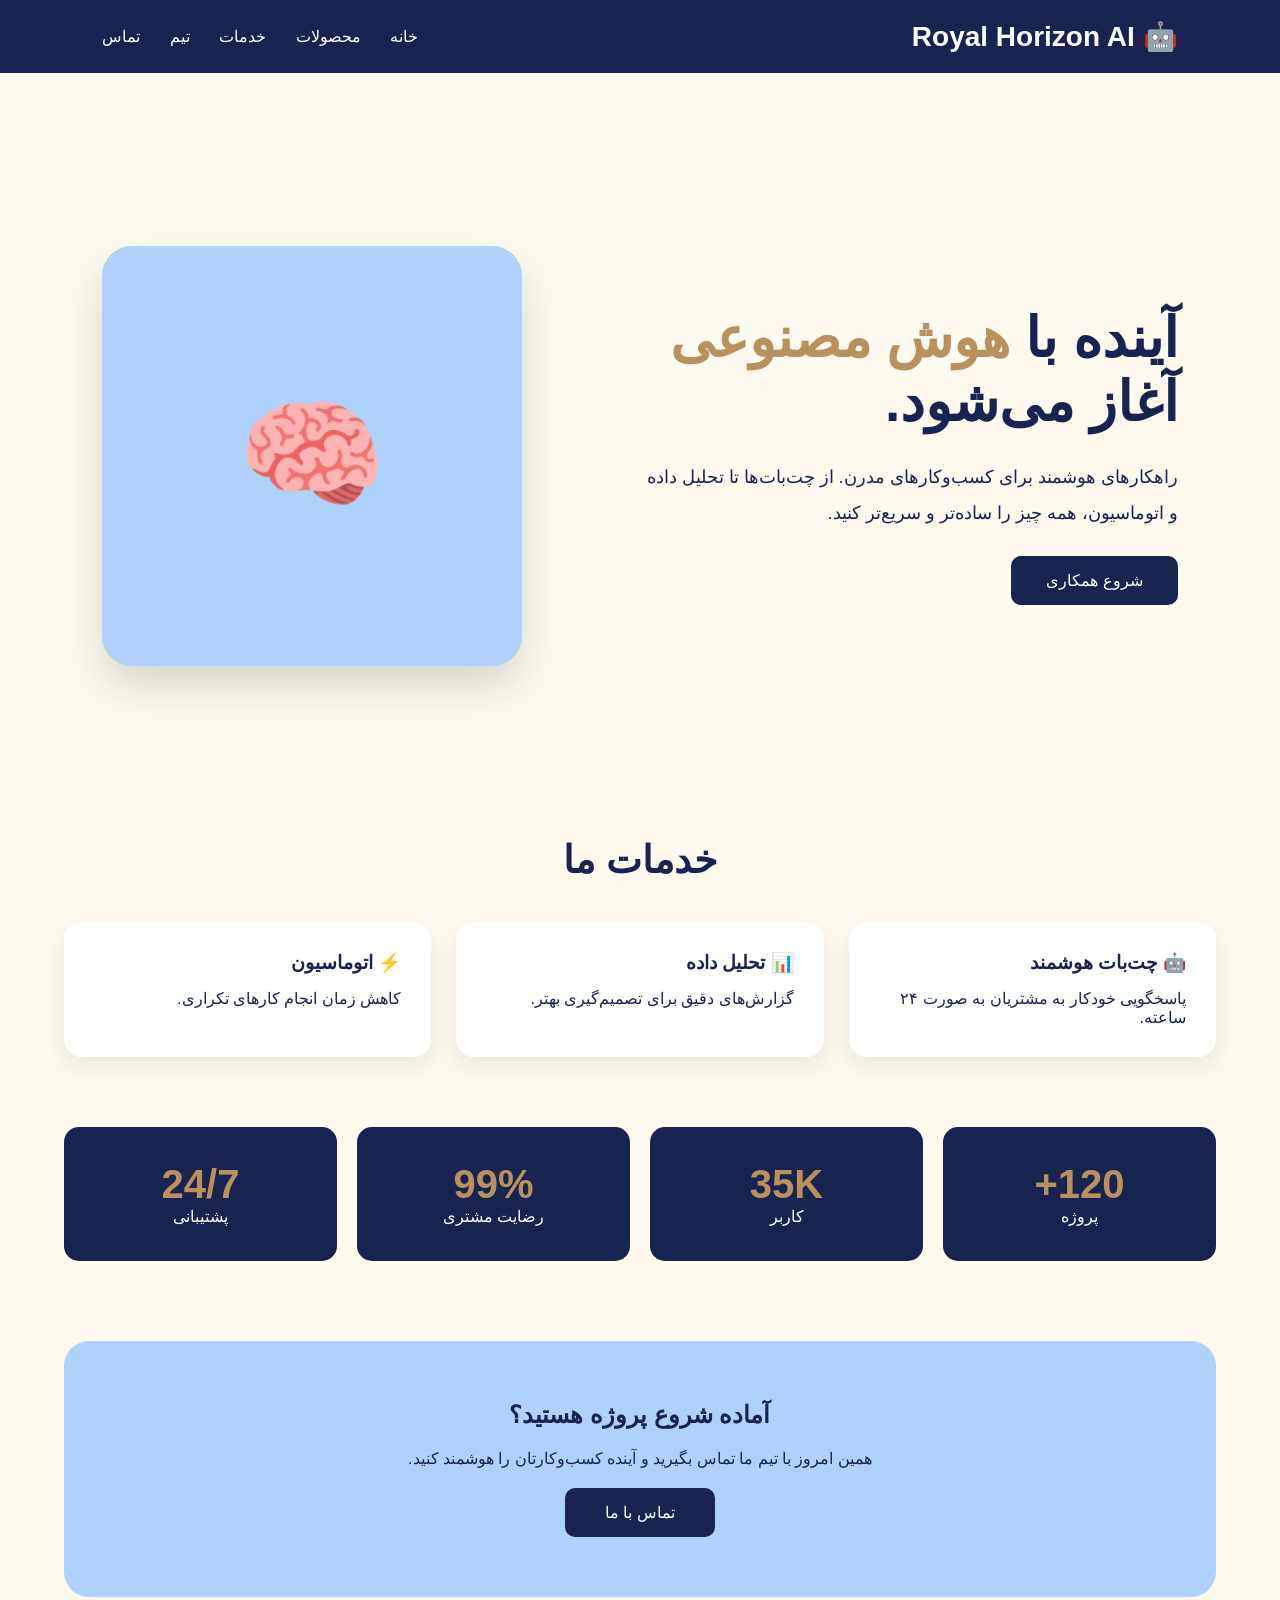
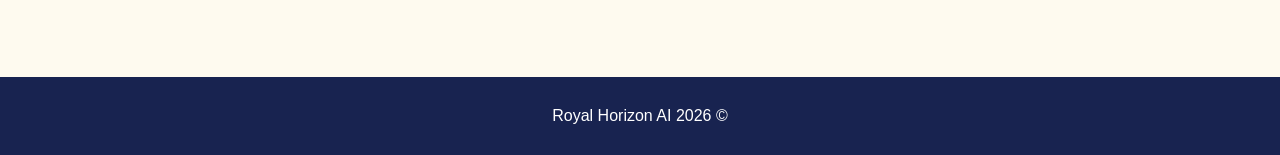
<file: pages/Royal Horizon/Royal Horizon.HTML>
<!DOCTYPE html>
<html lang="fa" dir="rtl">
  <head>
    <meta charset="UTF-8" />
    <meta name="viewport" content="width=device-width, initial-scale=1.0" />
    <link rel="stylesheet" href="style.css" />
    <title>Royal Horizon AI</title>
  </head>

  <body>
    <header>
      <div class="logo">🤖 Royal Horizon AI</div>

      <nav>
        <a href="#">خانه</a>
        <a href="#">محصولات</a>
        <a href="#">خدمات</a>
        <a href="#">تیم</a>
        <a href="#">تماس</a>
      </nav>
    </header>

    <section class="hero">
      <div class="hero-text">
        <h1>آینده با <span>هوش مصنوعی</span> آغاز می‌شود.</h1>

        <p>
          راهکارهای هوشمند برای کسب‌وکارهای مدرن. از چت‌بات‌ها تا تحلیل داده و
          اتوماسیون، همه چیز را ساده‌تر و سریع‌تر کنید.
        </p>

        <a class="btn" href="#">شروع همکاری</a>
      </div>

      <div class="hero-box">🧠</div>
    </section>

    <h2 class="title">خدمات ما</h2>

    <section class="features">
      <div class="card">
        <h3>🤖 چت‌بات هوشمند</h3>
        <p>پاسخگویی خودکار به مشتریان به صورت ۲۴ ساعته.</p>
      </div>

      <div class="card">
        <h3>📊 تحلیل داده</h3>
        <p>گزارش‌های دقیق برای تصمیم‌گیری بهتر.</p>
      </div>

      <div class="card">
        <h3>⚡ اتوماسیون</h3>
        <p>کاهش زمان انجام کارهای تکراری.</p>
      </div>
    </section>

    <section class="stats">
      <div class="stat">
        <h2>120+</h2>
        <p>پروژه</p>
      </div>

      <div class="stat">
        <h2>35K</h2>
        <p>کاربر</p>
      </div>

      <div class="stat">
        <h2>99%</h2>
        <p>رضایت مشتری</p>
      </div>

      <div class="stat">
        <h2>24/7</h2>
        <p>پشتیبانی</p>
      </div>
    </section>

    <section class="cta">
      <h2>آماده شروع پروژه هستید؟</h2>

      <p>
        همین امروز با تیم ما تماس بگیرید و آینده کسب‌وکارتان را هوشمند کنید.
      </p>

      <a href="#">تماس با ما</a>
    </section>

    <footer>© 2026 Royal Horizon AI</footer>
  </body>
</html>
</file>
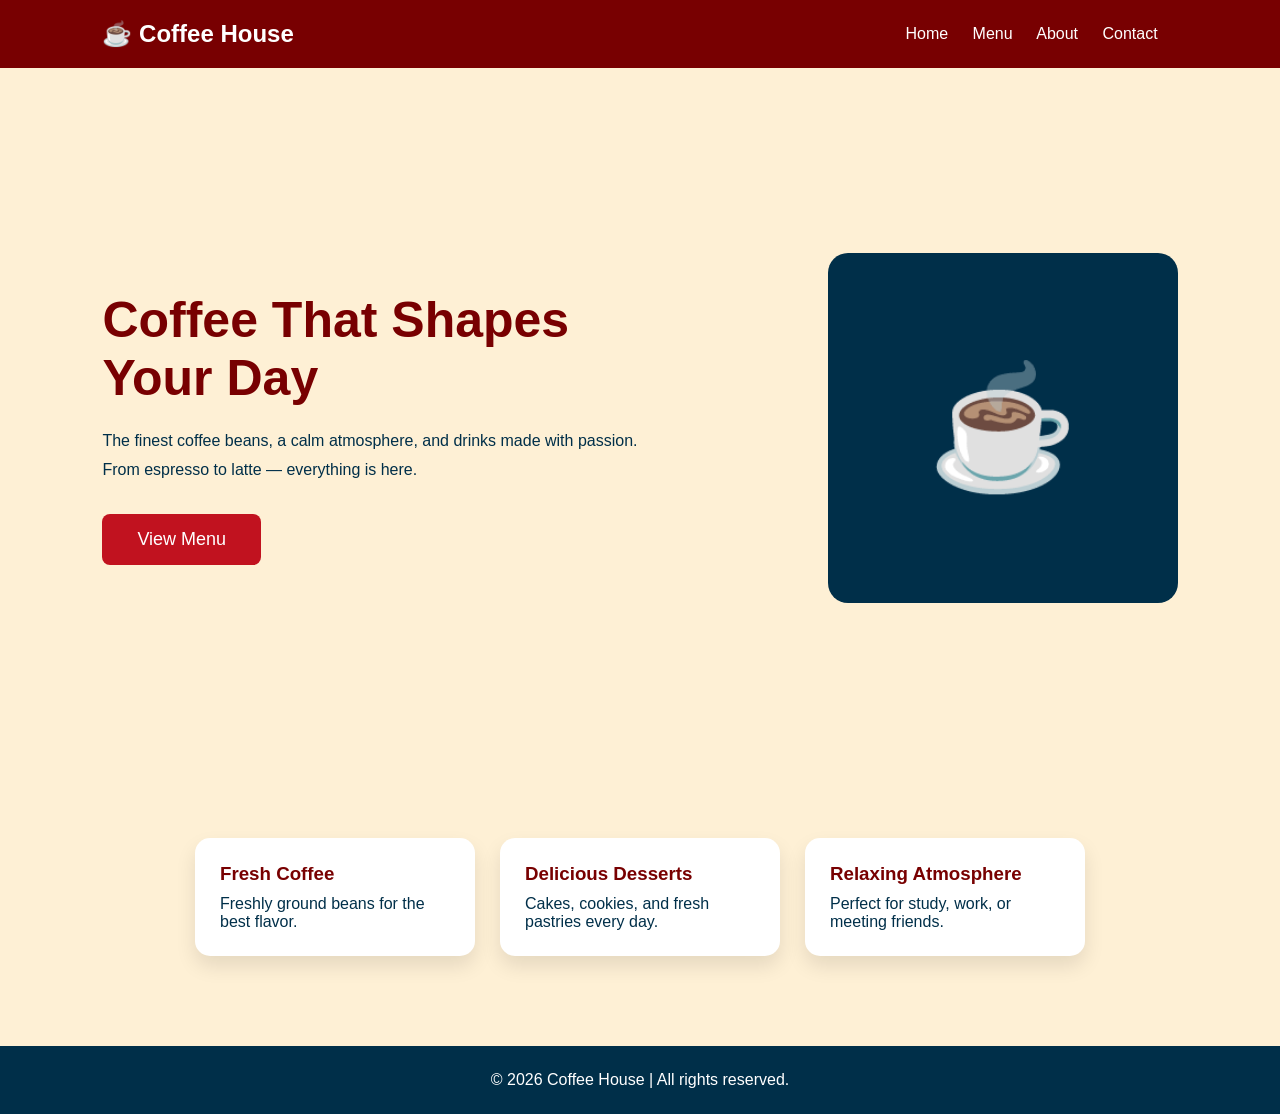
<file: pages/RoyalCrimson/RoyalCrimson.html>
<!doctype html>
<html lang="en" dir="ltr">
  <head>
    <meta charset="UTF-8" />
    <meta name="viewport" content="width=device-width, initial-scale=1.0" />
    <link rel="stylesheet" href="style.css" />
    <title>Coffee House</title>
  </head>

  <body>
    <header>
      <h2>☕ Coffee House</h2>

      <nav>
        <a href="#">Home</a>
        <a href="#">Menu</a>
        <a href="#">About</a>
        <a href="#">Contact</a>
      </nav>
    </header>

    <section class="hero">
      <div class="hero-text">
        <h1>Coffee That Shapes Your Day</h1>

        <p>
          The finest coffee beans, a calm atmosphere, and drinks made with
          passion. From espresso to latte — everything is here.
        </p>

        <button>View Menu</button>
      </div>

      <div class="hero-image">☕</div>
    </section>

    <section class="cards">
      <div class="card">
        <h3>Fresh Coffee</h3>
        <p>Freshly ground beans for the best flavor.</p>
      </div>

      <div class="card">
        <h3>Delicious Desserts</h3>
        <p>Cakes, cookies, and fresh pastries every day.</p>
      </div>

      <div class="card">
        <h3>Relaxing Atmosphere</h3>
        <p>Perfect for study, work, or meeting friends.</p>
      </div>
    </section>

    <footer>© 2026 Coffee House | All rights reserved.</footer>
  </body>
</html>
</file>
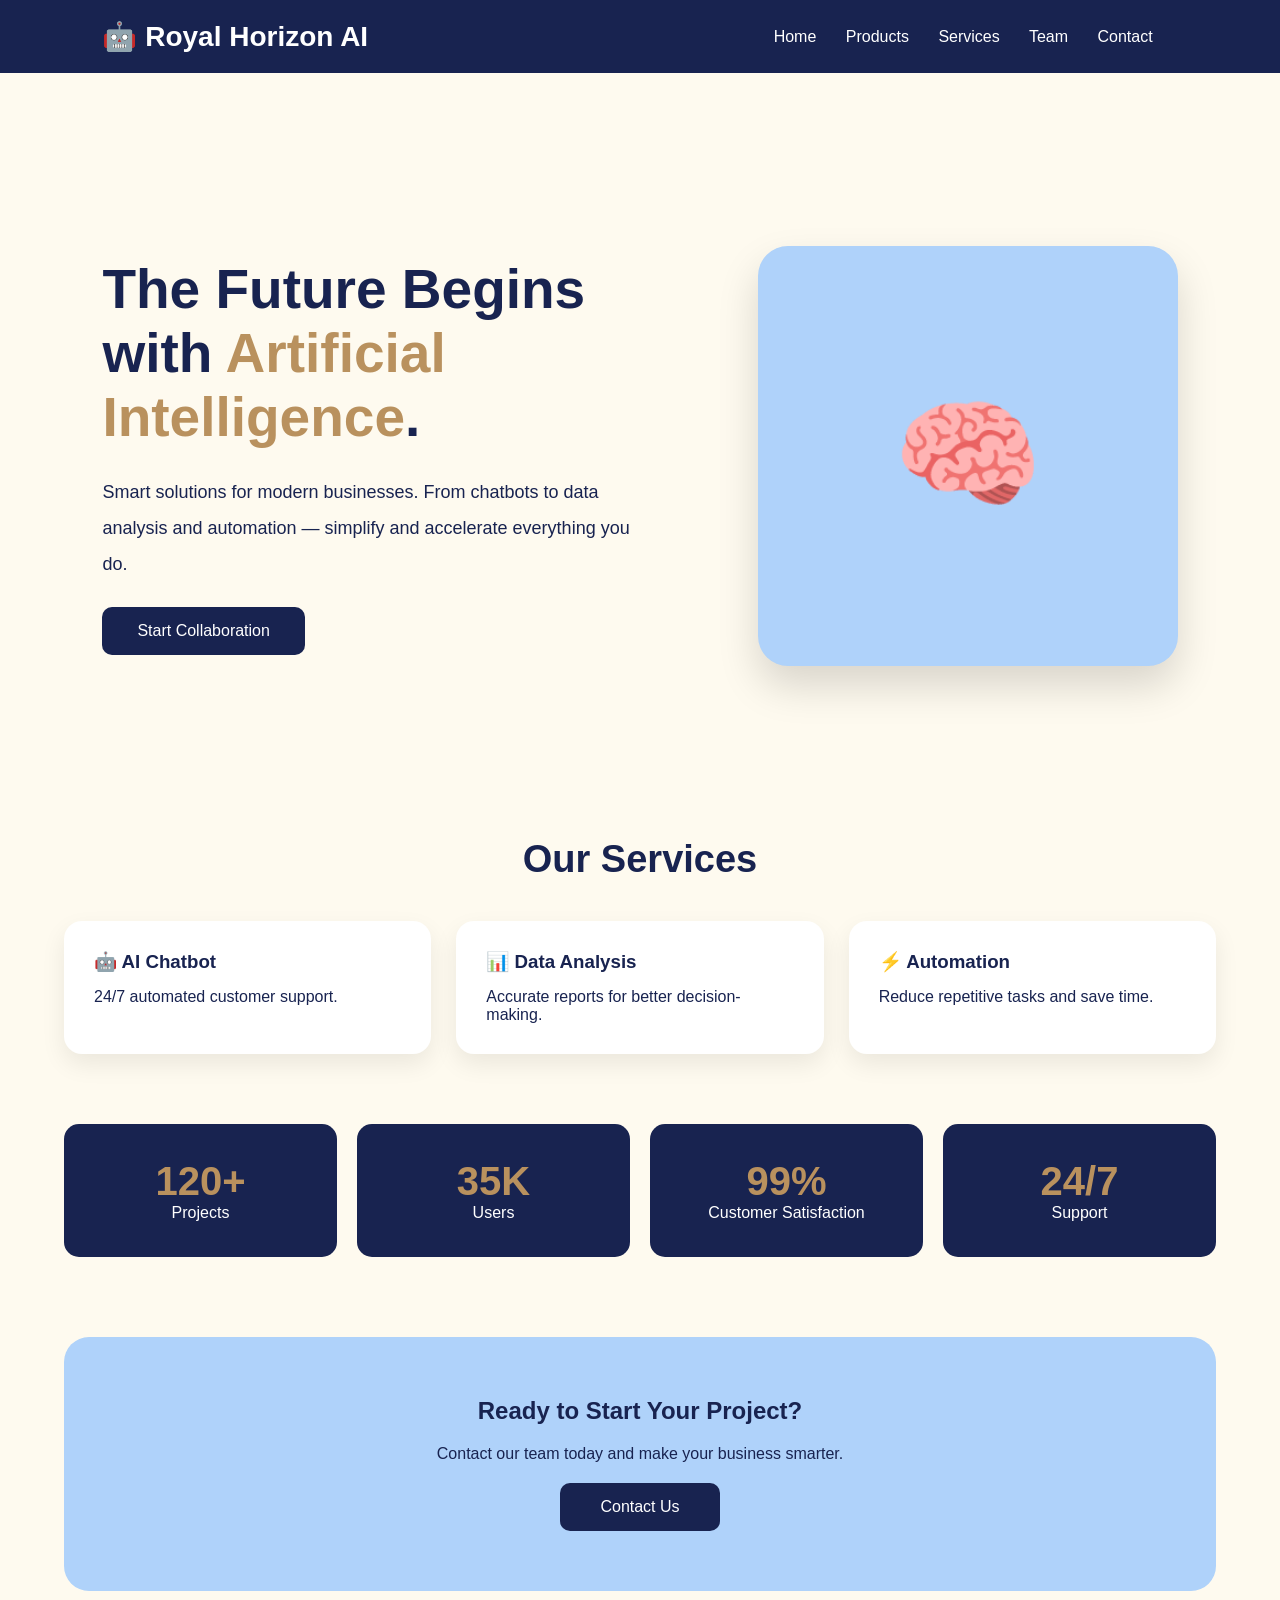
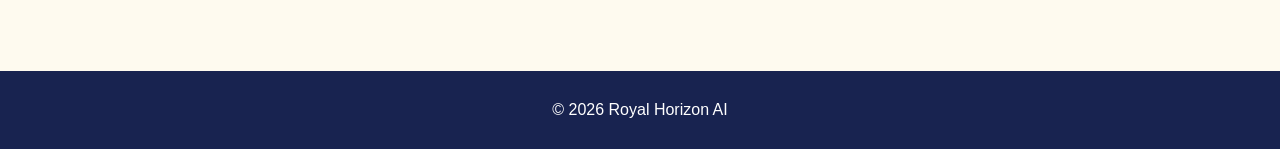
<file: pages/RoyalHorizon/RoyalHorizon.html>
<!doctype html>
<html lang="en" dir="ltr">
  <head>
    <meta charset="UTF-8" />
    <meta name="viewport" content="width=device-width, initial-scale=1.0" />
    <link rel="stylesheet" href="style.css" />
    <title>Royal Horizon AI</title>
  </head>

  <body>
    <header>
      <div class="logo">🤖 Royal Horizon AI</div>

      <nav>
        <a href="#">Home</a>
        <a href="#">Products</a>
        <a href="#">Services</a>
        <a href="#">Team</a>
        <a href="#">Contact</a>
      </nav>
    </header>

    <section class="hero">
      <div class="hero-text">
        <h1>The Future Begins with <span>Artificial Intelligence</span>.</h1>

        <p>
          Smart solutions for modern businesses. From chatbots to data analysis
          and automation — simplify and accelerate everything you do.
        </p>

        <a class="btn" href="#">Start Collaboration</a>
      </div>

      <div class="hero-box">🧠</div>
    </section>

    <h2 class="title">Our Services</h2>

    <section class="features">
      <div class="card">
        <h3>🤖 AI Chatbot</h3>
        <p>24/7 automated customer support.</p>
      </div>

      <div class="card">
        <h3>📊 Data Analysis</h3>
        <p>Accurate reports for better decision-making.</p>
      </div>

      <div class="card">
        <h3>⚡ Automation</h3>
        <p>Reduce repetitive tasks and save time.</p>
      </div>
    </section>

    <section class="stats">
      <div class="stat">
        <h2>120+</h2>
        <p>Projects</p>
      </div>

      <div class="stat">
        <h2>35K</h2>
        <p>Users</p>
      </div>

      <div class="stat">
        <h2>99%</h2>
        <p>Customer Satisfaction</p>
      </div>

      <div class="stat">
        <h2>24/7</h2>
        <p>Support</p>
      </div>
    </section>

    <section class="cta">
      <h2>Ready to Start Your Project?</h2>

      <p>Contact our team today and make your business smarter.</p>

      <a href="#">Contact Us</a>
    </section>

    <footer>© 2026 Royal Horizon AI</footer>
  </body>
</html>
</file>
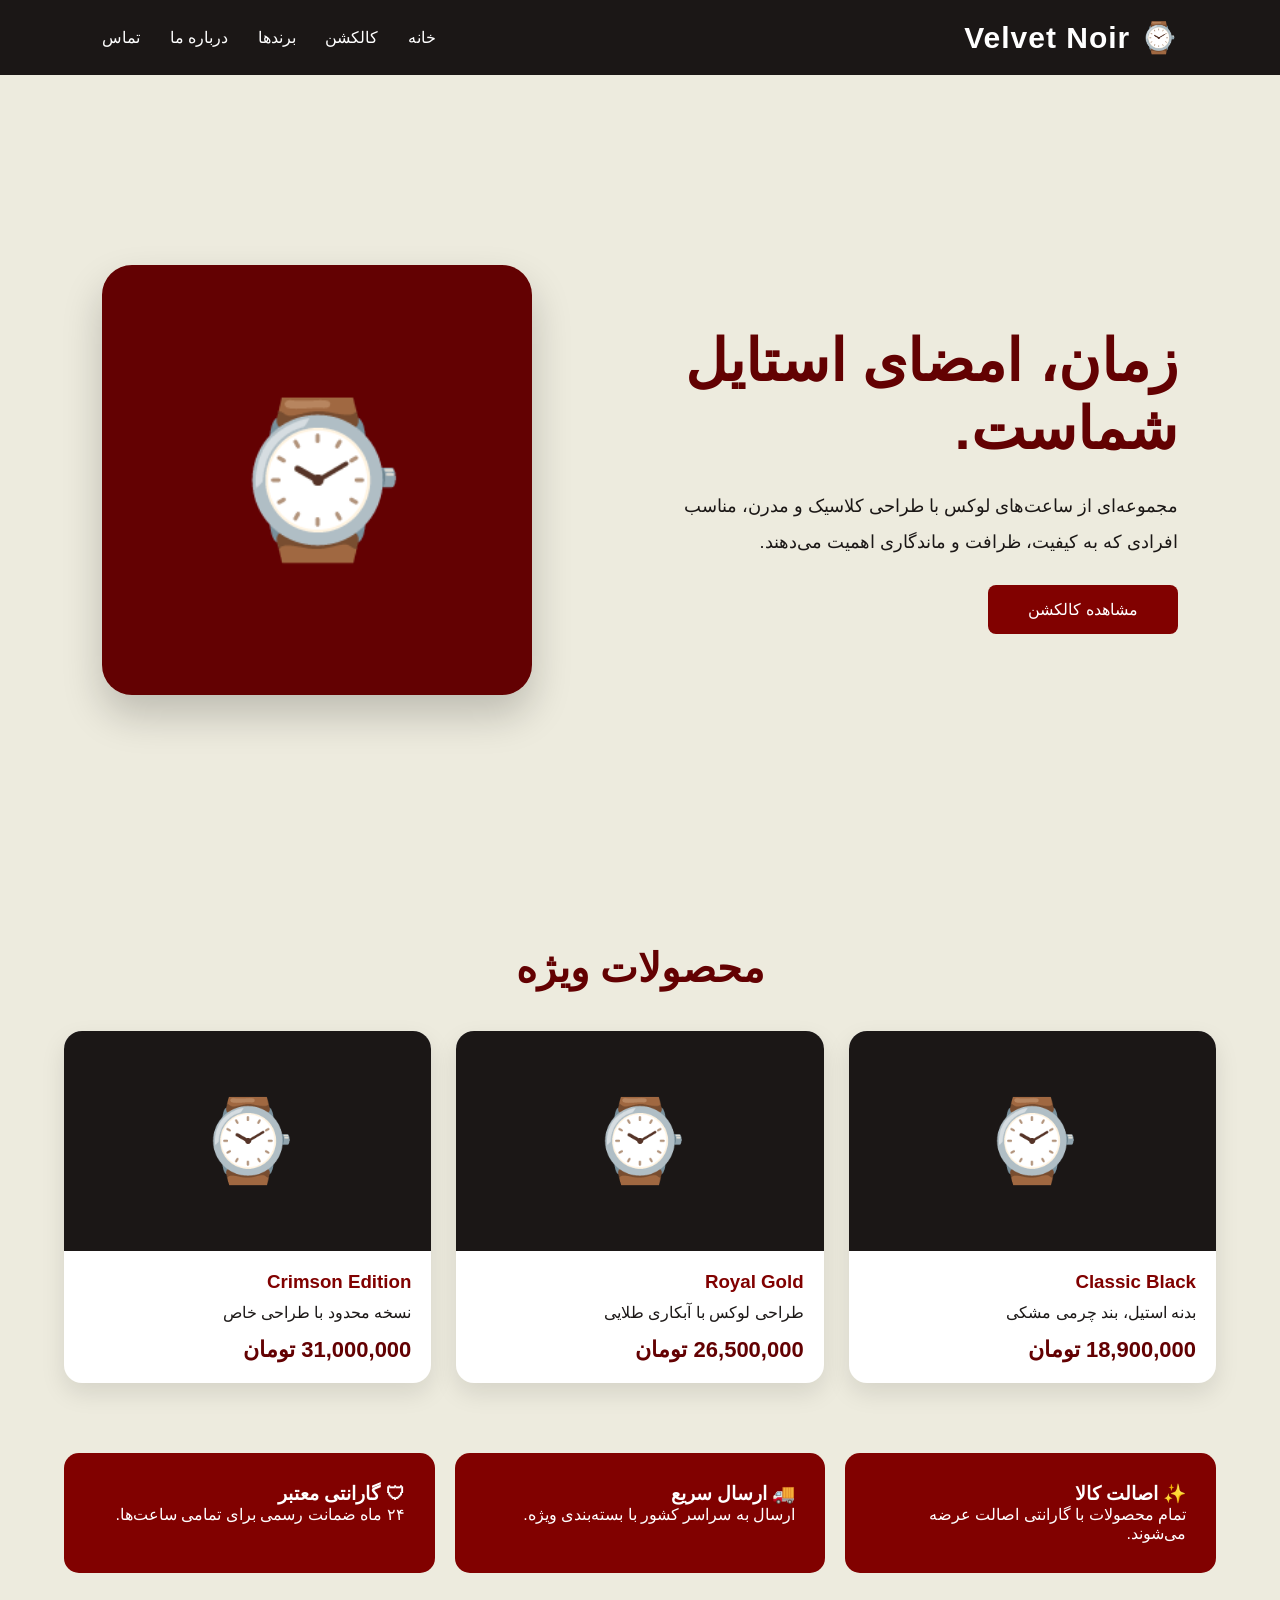
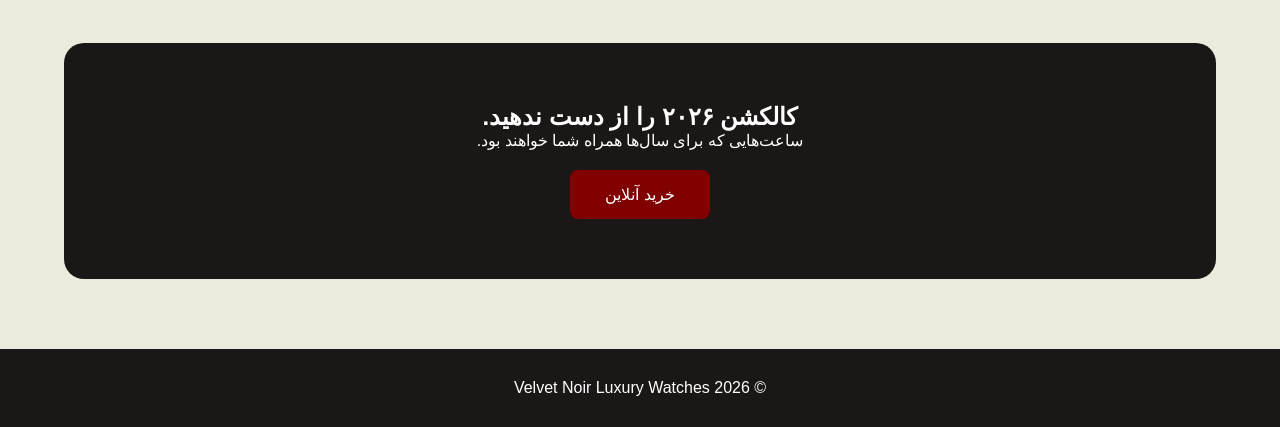
<file: pages/Velvet Noir/Velvet Noir.html>
<!doctype html>
<html lang="fa" dir="rtl">
  <head>
    <meta charset="UTF-8" />
    <meta name="viewport" content="width=device-width, initial-scale=1.0" />
    <link rel="stylesheet" href="style.css" />
    <title>Velvet Noir</title>
  </head>

  <body>
    <header>
      <div class="logo">⌚ Velvet Noir</div>

      <nav>
        <a href="#">خانه</a>
        <a href="#">کالکشن</a>
        <a href="#">برندها</a>
        <a href="#">درباره ما</a>
        <a href="#">تماس</a>
      </nav>
    </header>

    <section class="hero">
      <div class="text">
        <h1>زمان، امضای استایل شماست.</h1>

        <p>
          مجموعه‌ای از ساعت‌های لوکس با طراحی کلاسیک و مدرن، مناسب افرادی که به
          کیفیت، ظرافت و ماندگاری اهمیت می‌دهند.
        </p>

        <a href="#" class="btn">مشاهده کالکشن</a>
      </div>

      <div class="watch">⌚</div>
    </section>

    <h2 class="title">محصولات ویژه</h2>

    <section class="products">
      <div class="card">
        <div class="image">⌚</div>
        <div class="info">
          <h3>Classic Black</h3>
          <p>بدنه استیل، بند چرمی مشکی</p>
          <div class="price">18,900,000 تومان</div>
        </div>
      </div>

      <div class="card">
        <div class="image">⌚</div>
        <div class="info">
          <h3>Royal Gold</h3>
          <p>طراحی لوکس با آبکاری طلایی</p>
          <div class="price">26,500,000 تومان</div>
        </div>
      </div>

      <div class="card">
        <div class="image">⌚</div>
        <div class="info">
          <h3>Crimson Edition</h3>
          <p>نسخه محدود با طراحی خاص</p>
          <div class="price">31,000,000 تومان</div>
        </div>
      </div>
    </section>

    <section class="features">
      <div class="feature">
        <h3>✨ اصالت کالا</h3>
        <p>تمام محصولات با گارانتی اصالت عرضه می‌شوند.</p>
      </div>

      <div class="feature">
        <h3>🚚 ارسال سریع</h3>
        <p>ارسال به سراسر کشور با بسته‌بندی ویژه.</p>
      </div>

      <div class="feature">
        <h3>🛡 گارانتی معتبر</h3>
        <p>۲۴ ماه ضمانت رسمی برای تمامی ساعت‌ها.</p>
      </div>
    </section>

    <section class="cta">
      <h2>کالکشن ۲۰۲۶ را از دست ندهید.</h2>

      <p>ساعت‌هایی که برای سال‌ها همراه شما خواهند بود.</p>

      <a href="#">خرید آنلاین</a>
    </section>

    <footer>© 2026 Velvet Noir Luxury Watches</footer>
  </body>
</html>
</file>
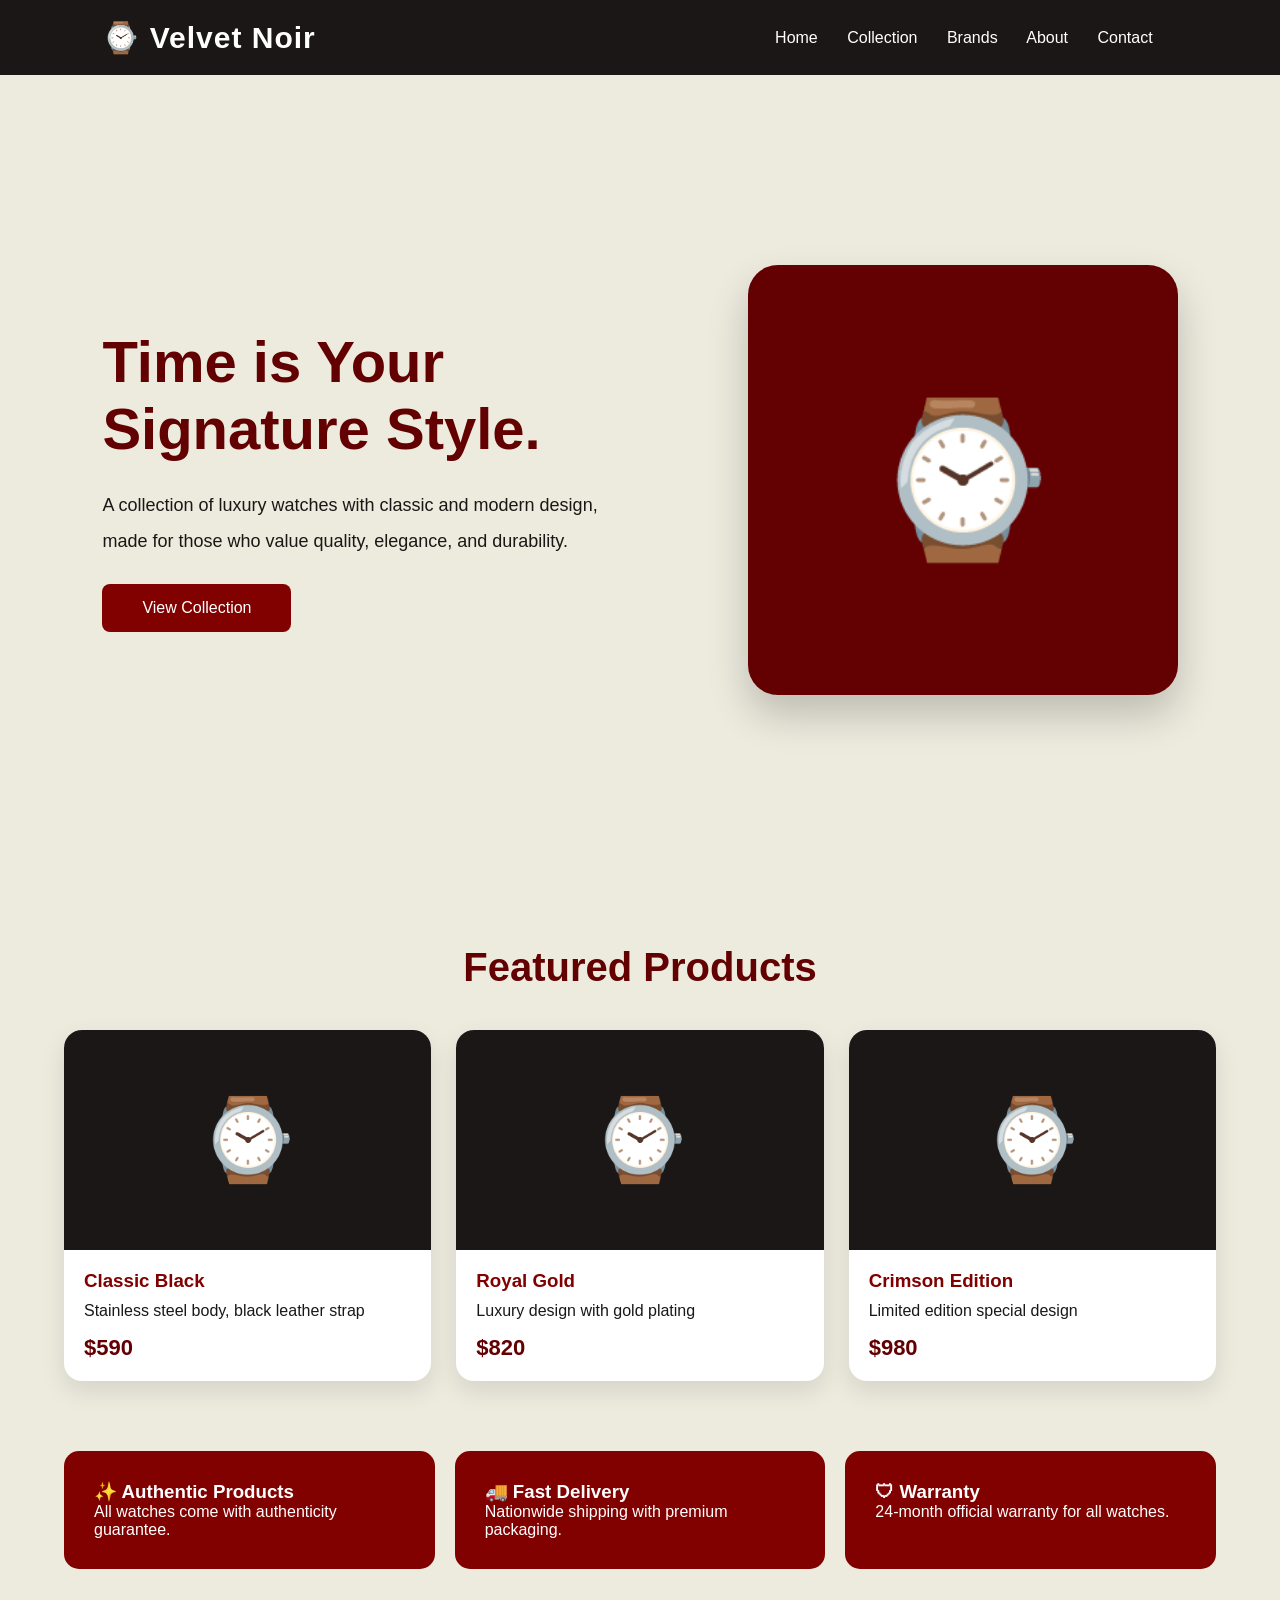
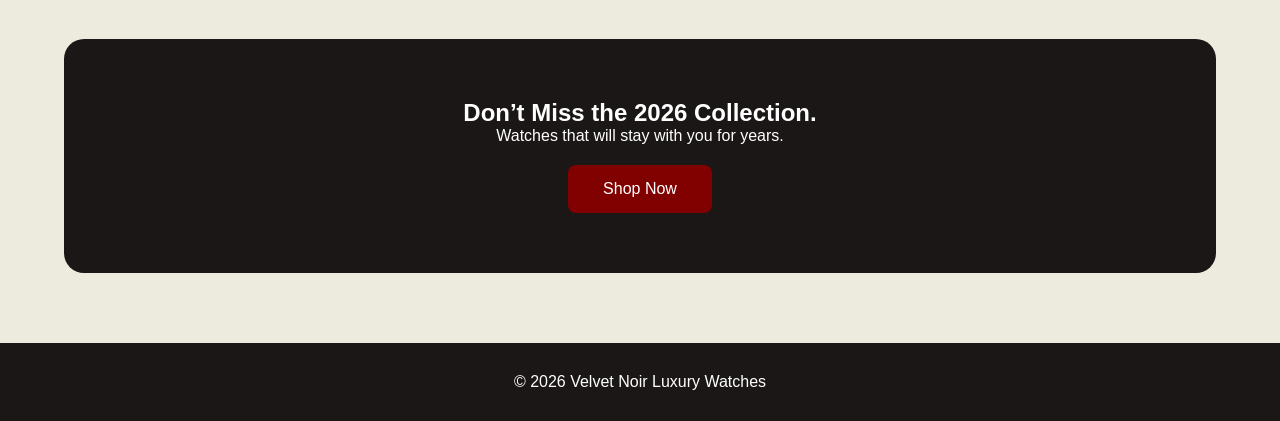
<file: pages/VelvetNoir/VelvetNoir.html>
<!doctype html>
<html lang="en" dir="ltr">
  <head>
    <meta charset="UTF-8" />
    <meta name="viewport" content="width=device-width, initial-scale=1.0" />
    <link rel="stylesheet" href="style.css" />
    <title>Velvet Noir</title>
  </head>

  <body>
    <header>
      <div class="logo">⌚ Velvet Noir</div>

      <nav>
        <a href="#">Home</a>
        <a href="#">Collection</a>
        <a href="#">Brands</a>
        <a href="#">About</a>
        <a href="#">Contact</a>
      </nav>
    </header>

    <section class="hero">
      <div class="text">
        <h1>Time is Your Signature Style.</h1>

        <p>
          A collection of luxury watches with classic and modern design, made
          for those who value quality, elegance, and durability.
        </p>

        <a href="#" class="btn">View Collection</a>
      </div>

      <div class="watch">⌚</div>
    </section>

    <h2 class="title">Featured Products</h2>

    <section class="products">
      <div class="card">
        <div class="image">⌚</div>
        <div class="info">
          <h3>Classic Black</h3>
          <p>Stainless steel body, black leather strap</p>
          <div class="price">$590</div>
        </div>
      </div>

      <div class="card">
        <div class="image">⌚</div>
        <div class="info">
          <h3>Royal Gold</h3>
          <p>Luxury design with gold plating</p>
          <div class="price">$820</div>
        </div>
      </div>

      <div class="card">
        <div class="image">⌚</div>
        <div class="info">
          <h3>Crimson Edition</h3>
          <p>Limited edition special design</p>
          <div class="price">$980</div>
        </div>
      </div>
    </section>

    <section class="features">
      <div class="feature">
        <h3>✨ Authentic Products</h3>
        <p>All watches come with authenticity guarantee.</p>
      </div>

      <div class="feature">
        <h3>🚚 Fast Delivery</h3>
        <p>Nationwide shipping with premium packaging.</p>
      </div>

      <div class="feature">
        <h3>🛡 Warranty</h3>
        <p>24-month official warranty for all watches.</p>
      </div>
    </section>

    <section class="cta">
      <h2>Don’t Miss the 2026 Collection.</h2>

      <p>Watches that will stay with you for years.</p>

      <a href="#">Shop Now</a>
    </section>

    <footer>© 2026 Velvet Noir Luxury Watches</footer>
  </body>
</html>
</file>
<file: style.css>
* {
  margin: 0;
  padding: 0;
  box-sizing: border-box;
  font-family: tahoma;
}

body {
  background: #0f0f12;
  color: white;
}

/* NAV */
nav {
  position: fixed;
  top: 0;
  width: 100%;
  display: flex;
  justify-content: space-between;
  align-items: center;
  padding: 18px 8%;
  background: rgba(0, 0, 0, 0.5);
  backdrop-filter: blur(10px);
  z-index: 1000;
}

nav input {
  padding: 8px 12px;
  border-radius: 8px;
  border: none;
  outline: none;
}

nav a {
  color: white;
  text-decoration: none;
  margin-right: 20px;
  opacity: 0.7;
}
nav a:hover {
  opacity: 1;
}

/* HERO */
.hero {
  height: 90vh;
  display: flex;
  flex-direction: column;
  justify-content: center;
  align-items: center;
  text-align: center;
  background: linear-gradient(120deg, #3d1202, #182350, #0d3a35, #810100);
}

.hero h1 {
  font-size: 55px;
}

.hero p {
  opacity: 0.7;
  margin-top: 10px;
}

.scroll {
  margin-top: 30px;
  padding: 10px 20px;
  border: 1px solid white;
  border-radius: 30px;
  cursor: pointer;
}

/* SECTION */
.section {
  padding: 120px 8%;
}

/* GRID */
.grid {
  display: grid;
  grid-template-columns: repeat(auto-fit, minmax(360px, 1fr));
  gap: 40px;
}

/* CARD */
.card {
  background: #1a1a1f;
  border-radius: 22px;
  overflow: hidden;
  transition: 0.25s ease;
  box-shadow: 0 12px 35px rgba(0, 0, 0, 0.5);
}

.card:hover {
  transform: translateY(-12px) scale(1.02);
}

/* COLORS */
.colors {
  display: flex;
  height: 200px;
}

.color {
  flex: 1;
  position: relative;
  cursor: pointer;
  transition:
    flex 0.25s ease,
    filter 0.2s ease;
}

.color:hover {
  flex: 1.3;
  filter: brightness(1.15);
}

.hex {
  position: absolute;
  bottom: 5px;
  left: 5px;
  font-size: 10px;
  background: rgba(0, 0, 0, 0.4);
  padding: 2px 5px;
  border-radius: 5px;
}

/* PREVIEW */
.preview {
  width: 100%;
  height: 450px;
  border: none;
  background: white;
}

/* INFO */
.info {
  padding: 18px 20px;
  display: flex;
  justify-content: space-between;
  align-items: center;
  font-size: 16px;
}

.heart {
  cursor: pointer;
}

/* 🔥 RESPONSIVE */
@media (max-width: 768px) {
  .grid {
    grid-template-columns: 1fr;
    gap: 25px;
  }

  .hero h1 {
    font-size: 32px;
    padding: 0 10px;
  }

  .hero p {
    font-size: 14px;
    padding: 0 10px;
  }

  .colors {
    height: 140px;
  }

  .preview {
    height: 300px;
  }

  nav {
    flex-direction: column;
    gap: 10px;
    padding: 12px;
  }

  nav input {
    width: 100%;
  }
}
</file>
<file: pages/Autumn Ember/style.css>
* {
  margin: 0;
  padding: 0;
  box-sizing: border-box;
  font-family: Tahoma, sans-serif;
}

body {
  background: #e8c581;
  color: #3d1202;
}

header {
  background: #3d1202;
  color: white;
  display: flex;
  justify-content: space-between;
  align-items: center;
  padding: 18px 8%;
}

.logo {
  font-size: 28px;
  font-weight: bold;
}

nav a {
  color: white;
  text-decoration: none;
  margin-right: 25px;
  transition: 0.3s;
}

nav a:hover {
  color: #e58423;
}

.hero {
  min-height: 85vh;
  display: flex;
  justify-content: space-between;
  align-items: center;
  padding: 0 8%;
}

.hero-text {
  width: 50%;
}

.hero-text h1 {
  font-size: 55px;
  color: #ba3d03;
  margin-bottom: 20px;
}

.hero-text p {
  line-height: 2;
  margin-bottom: 30px;
  font-size: 18px;
}

.btn {
  display: inline-block;
  background: #ba3d03;
  color: white;
  padding: 14px 35px;
  border-radius: 8px;
  text-decoration: none;
  transition: 0.3s;
}

.btn:hover {
  background: #3d1202;
}

.hero-img {
  width: 420px;
  height: 420px;
  background: #e58423;
  border-radius: 25px;
  display: flex;
  justify-content: center;
  align-items: center;
  font-size: 140px;
  color: white;
  box-shadow: 0 15px 30px rgba(0, 0, 0, 0.2);
}

.section-title {
  text-align: center;
  margin: 50px 0 30px;
  font-size: 36px;
  color: #ba3d03;
}

.cards {
  width: 90%;
  margin: auto;
  display: grid;
  grid-template-columns: repeat(auto-fit, minmax(250px, 1fr));
  gap: 25px;
}

.card {
  background: white;
  border-radius: 15px;
  padding: 25px;
  box-shadow: 0 10px 20px rgba(0, 0, 0, 0.12);
  transition: 0.3s;
}

.card:hover {
  transform: translateY(-8px);
}

.card h3 {
  color: #ba3d03;
  margin-bottom: 12px;
}

.gallery {
  width: 90%;
  margin: 50px auto;
  display: grid;
  grid-template-columns: repeat(auto-fit, minmax(220px, 1fr));
  gap: 20px;
}

.photo {
  height: 180px;
  border-radius: 15px;
  background: #e58423;
  display: flex;
  align-items: center;
  justify-content: center;
  font-size: 60px;
  color: white;
}

footer {
  margin-top: 60px;
  background: #3d1202;
  color: white;
  text-align: center;
  padding: 30px;
}
</file>
<file: pages/AutumnEmber/style.css>
* {
  margin: 0;
  padding: 0;
  box-sizing: border-box;
  font-family: Tahoma, sans-serif;
}

body {
  background: #e8c581;
  color: #3d1202;
}

header {
  background: #3d1202;
  color: white;
  display: flex;
  justify-content: space-between;
  align-items: center;
  padding: 18px 8%;
}

.logo {
  font-size: 28px;
  font-weight: bold;
}

nav a {
  color: white;
  text-decoration: none;
  margin-right: 25px;
  transition: 0.3s;
}

nav a:hover {
  color: #e58423;
}

.hero {
  min-height: 85vh;
  display: flex;
  justify-content: space-between;
  align-items: center;
  padding: 0 8%;
}

.hero-text {
  width: 50%;
}

.hero-text h1 {
  font-size: 55px;
  color: #ba3d03;
  margin-bottom: 20px;
}

.hero-text p {
  line-height: 2;
  margin-bottom: 30px;
  font-size: 18px;
}

.btn {
  display: inline-block;
  background: #ba3d03;
  color: white;
  padding: 14px 35px;
  border-radius: 8px;
  text-decoration: none;
  transition: 0.3s;
}

.btn:hover {
  background: #3d1202;
}

.hero-img {
  width: 420px;
  height: 420px;
  background: #e58423;
  border-radius: 25px;
  display: flex;
  justify-content: center;
  align-items: center;
  font-size: 140px;
  color: white;
  box-shadow: 0 15px 30px rgba(0, 0, 0, 0.2);
}

.section-title {
  text-align: center;
  margin: 50px 0 30px;
  font-size: 36px;
  color: #ba3d03;
}

.cards {
  width: 90%;
  margin: auto;
  display: grid;
  grid-template-columns: repeat(auto-fit, minmax(250px, 1fr));
  gap: 25px;
}

.card {
  background: white;
  border-radius: 15px;
  padding: 25px;
  box-shadow: 0 10px 20px rgba(0, 0, 0, 0.12);
  transition: 0.3s;
}

.card:hover {
  transform: translateY(-8px);
}

.card h3 {
  color: #ba3d03;
  margin-bottom: 12px;
}

.gallery {
  width: 90%;
  margin: 50px auto;
  display: grid;
  grid-template-columns: repeat(auto-fit, minmax(220px, 1fr));
  gap: 20px;
}

.photo {
  height: 180px;
  border-radius: 15px;
  background: #e58423;
  display: flex;
  align-items: center;
  justify-content: center;
  font-size: 60px;
  color: white;
}

footer {
  margin-top: 60px;
  background: #3d1202;
  color: white;
  text-align: center;
  padding: 30px;
}
</file>
<file: pages/Emerald Grove/style.css>
* {
  margin: 0;
  padding: 0;
  box-sizing: border-box;
  font-family: Tahoma, sans-serif;
}

html {
  scroll-behavior: smooth;
}

body {
  background: #fbf6f0;
  color: #0d3a35;
}

header {
  background: #0d3a35;
  color: white;
  display: flex;
  justify-content: space-between;
  align-items: center;
  padding: 20px 8%;
  position: sticky;
  top: 0;
}

.logo {
  font-size: 28px;
  font-weight: bold;
}

nav a {
  color: white;
  text-decoration: none;
  margin-right: 22px;
  transition: 0.3s;
}

nav a:hover {
  color: #b1b7ab;
}

.hero {
  display: flex;
  align-items: center;
  justify-content: space-between;
  padding: 90px 8%;
  min-height: 90vh;
}

.text {
  width: 50%;
}

.text h1 {
  font-size: 55px;
  margin-bottom: 20px;
}

.text span {
  color: #276152;
}

.text p {
  margin: 25px 0;
  line-height: 2;
  font-size: 18px;
}

.btn {
  display: inline-block;
  padding: 15px 35px;
  text-decoration: none;
  background: #276152;
  color: white;
  border-radius: 10px;
  transition: 0.3s;
}

.btn:hover {
  background: #0d3a35;
}

.hero-image {
  width: 430px;
  height: 430px;
  border-radius: 25px;
  background: #276152;
  display: flex;
  justify-content: center;
  align-items: center;
  font-size: 140px;
  color: white;
  box-shadow: 0 20px 40px rgba(0, 0, 0, 0.15);
}

.title {
  text-align: center;
  margin: 60px 0 40px;
  font-size: 38px;
}

.categories {
  width: 90%;
  margin: auto;
  display: grid;
  grid-template-columns: repeat(auto-fit, minmax(250px, 1fr));
  gap: 25px;
}

.card {
  background: white;
  border-radius: 18px;
  padding: 30px;
  text-align: center;
  box-shadow: 0 10px 25px rgba(0, 0, 0, 0.08);
  transition: 0.3s;
}

.card:hover {
  transform: translateY(-8px);
}

.card .icon {
  font-size: 60px;
  margin-bottom: 20px;
}

.card h3 {
  color: #276152;
  margin-bottom: 10px;
}

.banner {
  width: 90%;
  margin: 80px auto;
  background: #0d3a35;
  color: white;
  border-radius: 20px;
  text-align: center;
  padding: 60px 40px;
}

.banner h2 {
  margin-bottom: 15px;
}

.banner a {
  display: inline-block;
  margin-top: 20px;
  padding: 14px 35px;
  background: #276152;
  color: white;
  text-decoration: none;
  border-radius: 8px;
}

.tips {
  width: 90%;
  margin: 70px auto;
  display: flex;
  gap: 25px;
  flex-wrap: wrap;
}

.tip {
  flex: 1;
  min-width: 280px;
  background: #b1b7ab;
  padding: 25px;
  border-radius: 15px;
}

footer {
  background: #0d3a35;
  color: white;
  text-align: center;
  padding: 30px;
  margin-top: 60px;
}
</file>
<file: pages/EmeraldGrove/style.css>
* {
  margin: 0;
  padding: 0;
  box-sizing: border-box;
  font-family: Tahoma, sans-serif;
}

html {
  scroll-behavior: smooth;
}

body {
  background: #fbf6f0;
  color: #0d3a35;
}

header {
  background: #0d3a35;
  color: white;
  display: flex;
  justify-content: space-between;
  align-items: center;
  padding: 20px 8%;
  position: sticky;
  top: 0;
}

.logo {
  font-size: 28px;
  font-weight: bold;
}

nav a {
  color: white;
  text-decoration: none;
  margin-right: 22px;
  transition: 0.3s;
}

nav a:hover {
  color: #b1b7ab;
}

.hero {
  display: flex;
  align-items: center;
  justify-content: space-between;
  padding: 90px 8%;
  min-height: 90vh;
}

.text {
  width: 50%;
}

.text h1 {
  font-size: 55px;
  margin-bottom: 20px;
}

.text span {
  color: #276152;
}

.text p {
  margin: 25px 0;
  line-height: 2;
  font-size: 18px;
}

.btn {
  display: inline-block;
  padding: 15px 35px;
  text-decoration: none;
  background: #276152;
  color: white;
  border-radius: 10px;
  transition: 0.3s;
}

.btn:hover {
  background: #0d3a35;
}

.hero-image {
  width: 430px;
  height: 430px;
  border-radius: 25px;
  background: #276152;
  display: flex;
  justify-content: center;
  align-items: center;
  font-size: 140px;
  color: white;
  box-shadow: 0 20px 40px rgba(0, 0, 0, 0.15);
}

.title {
  text-align: center;
  margin: 60px 0 40px;
  font-size: 38px;
}

.categories {
  width: 90%;
  margin: auto;
  display: grid;
  grid-template-columns: repeat(auto-fit, minmax(250px, 1fr));
  gap: 25px;
}

.card {
  background: white;
  border-radius: 18px;
  padding: 30px;
  text-align: center;
  box-shadow: 0 10px 25px rgba(0, 0, 0, 0.08);
  transition: 0.3s;
}

.card:hover {
  transform: translateY(-8px);
}

.card .icon {
  font-size: 60px;
  margin-bottom: 20px;
}

.card h3 {
  color: #276152;
  margin-bottom: 10px;
}

.banner {
  width: 90%;
  margin: 80px auto;
  background: #0d3a35;
  color: white;
  border-radius: 20px;
  text-align: center;
  padding: 60px 40px;
}

.banner h2 {
  margin-bottom: 15px;
}

.banner a {
  display: inline-block;
  margin-top: 20px;
  padding: 14px 35px;
  background: #276152;
  color: white;
  text-decoration: none;
  border-radius: 8px;
}

.tips {
  width: 90%;
  margin: 70px auto;
  display: flex;
  gap: 25px;
  flex-wrap: wrap;
}

.tip {
  flex: 1;
  min-width: 280px;
  background: #b1b7ab;
  padding: 25px;
  border-radius: 15px;
}

footer {
  background: #0d3a35;
  color: white;
  text-align: center;
  padding: 30px;
  margin-top: 60px;
}
</file>
<file: pages/Royal Crimson/style.css>
* {
  margin: 0;
  padding: 0;
  box-sizing: border-box;
  font-family: Tahoma, sans-serif;
}

body {
  background: #fef0d5;
  color: #002f49;
}

header {
  background: #780001;
  color: white;
  display: flex;
  justify-content: space-between;
  align-items: center;
  padding: 20px 8%;
}

nav a {
  color: white;
  text-decoration: none;
  margin-right: 20px;
  transition: 0.3s;
}

nav a:hover {
  color: #fef0d5;
}

.hero {
  display: flex;
  justify-content: space-between;
  align-items: center;
  padding: 80px 8%;
  min-height: 80vh;
}

.hero-text {
  width: 50%;
}

.hero-text h1 {
  font-size: 50px;
  margin-bottom: 20px;
  color: #780001;
}

.hero-text p {
  line-height: 1.8;
  margin-bottom: 30px;
}

button {
  background: #c1121f;
  color: white;
  border: none;
  padding: 15px 35px;
  border-radius: 8px;
  cursor: pointer;
  font-size: 18px;
  transition: 0.3s;
}

button:hover {
  background: #780001;
}

.hero-image {
  width: 350px;
  height: 350px;
  border-radius: 20px;
  background: #002f49;
  display: flex;
  justify-content: center;
  align-items: center;
  font-size: 120px;
  color: white;
}

.cards {
  display: flex;
  justify-content: center;
  gap: 25px;
  padding: 50px 8%;
  flex-wrap: wrap;
}

.card {
  width: 280px;
  background: white;
  padding: 25px;
  border-radius: 15px;
  box-shadow: 0 10px 20px rgba(0, 0, 0, 0.1);
  transition: 0.3s;
}

.card:hover {
  transform: translateY(-10px);
}

.card h3 {
  color: #780001;
  margin-bottom: 10px;
}

footer {
  background: #002f49;
  color: white;
  text-align: center;
  padding: 25px;
  margin-top: 40px;
}
</file>
<file: pages/Royal Horizon/style.css>
* {
  margin: 0;
  padding: 0;
  box-sizing: border-box;
  font-family: Tahoma, sans-serif;
}

body {
  background: #fefaef;
  color: #182350;
}

header {
  display: flex;
  justify-content: space-between;
  align-items: center;
  padding: 20px 8%;
  background: #182350;
  color: white;
  position: sticky;
  top: 0;
}

.logo {
  font-size: 28px;
  font-weight: bold;
}

nav a {
  color: white;
  text-decoration: none;
  margin-right: 25px;
  transition: 0.3s;
}

nav a:hover {
  color: #afd2fa;
}

.hero {
  display: flex;
  justify-content: space-between;
  align-items: center;
  padding: 90px 8%;
  min-height: 85vh;
}

.hero-text {
  width: 50%;
}

.hero-text h1 {
  font-size: 55px;
  margin-bottom: 20px;
}

.hero-text span {
  color: #b9915e;
}

.hero-text p {
  line-height: 2;
  margin: 25px 0;
  font-size: 18px;
}

.btn {
  display: inline-block;
  padding: 15px 35px;
  background: #182350;
  color: white;
  text-decoration: none;
  border-radius: 10px;
  transition: 0.3s;
}

.btn:hover {
  background: #b9915e;
}

.hero-box {
  width: 420px;
  height: 420px;
  background: #afd2fa;
  border-radius: 30px;
  display: flex;
  justify-content: center;
  align-items: center;
  font-size: 120px;
  color: #182350;
  box-shadow: 0 20px 40px rgba(0, 0, 0, 0.15);
}

.title {
  text-align: center;
  font-size: 38px;
  margin-bottom: 40px;
}

.features {
  width: 90%;
  margin: auto;
  display: grid;
  grid-template-columns: repeat(auto-fit, minmax(250px, 1fr));
  gap: 25px;
}

.card {
  background: white;
  border-radius: 18px;
  padding: 30px;
  box-shadow: 0 10px 25px rgba(0, 0, 0, 0.08);
  transition: 0.3s;
}

.card:hover {
  transform: translateY(-8px);
}

.card h3 {
  color: #182350;
  margin-bottom: 15px;
}

.stats {
  margin: 70px auto;
  width: 90%;
  display: grid;
  grid-template-columns: repeat(auto-fit, minmax(180px, 1fr));
  gap: 20px;
}

.stat {
  background: #182350;
  color: white;
  text-align: center;
  padding: 35px;
  border-radius: 15px;
}

.stat h2 {
  color: #b9915e;
  font-size: 40px;
}

.cta {
  width: 90%;
  margin: 80px auto;
  background: #afd2fa;
  border-radius: 25px;
  text-align: center;
  padding: 60px 30px;
}

.cta h2 {
  margin-bottom: 20px;
}

.cta a {
  display: inline-block;
  margin-top: 20px;
  padding: 15px 40px;
  background: #182350;
  color: white;
  text-decoration: none;
  border-radius: 10px;
}

footer {
  margin-top: 70px;
  background: #182350;
  color: white;
  text-align: center;
  padding: 30px;
}
</file>
<file: pages/RoyalCrimson/style.css>
* {
  margin: 0;
  padding: 0;
  box-sizing: border-box;
  font-family: Tahoma, sans-serif;
}

body {
  background: #fef0d5;
  color: #002f49;
}

header {
  background: #780001;
  color: white;
  display: flex;
  justify-content: space-between;
  align-items: center;
  padding: 20px 8%;
}

nav a {
  color: white;
  text-decoration: none;
  margin-right: 20px;
  transition: 0.3s;
}

nav a:hover {
  color: #fef0d5;
}

.hero {
  display: flex;
  justify-content: space-between;
  align-items: center;
  padding: 80px 8%;
  min-height: 80vh;
}

.hero-text {
  width: 50%;
}

.hero-text h1 {
  font-size: 50px;
  margin-bottom: 20px;
  color: #780001;
}

.hero-text p {
  line-height: 1.8;
  margin-bottom: 30px;
}

button {
  background: #c1121f;
  color: white;
  border: none;
  padding: 15px 35px;
  border-radius: 8px;
  cursor: pointer;
  font-size: 18px;
  transition: 0.3s;
}

button:hover {
  background: #780001;
}

.hero-image {
  width: 350px;
  height: 350px;
  border-radius: 20px;
  background: #002f49;
  display: flex;
  justify-content: center;
  align-items: center;
  font-size: 120px;
  color: white;
}

.cards {
  display: flex;
  justify-content: center;
  gap: 25px;
  padding: 50px 8%;
  flex-wrap: wrap;
}

.card {
  width: 280px;
  background: white;
  padding: 25px;
  border-radius: 15px;
  box-shadow: 0 10px 20px rgba(0, 0, 0, 0.1);
  transition: 0.3s;
}

.card:hover {
  transform: translateY(-10px);
}

.card h3 {
  color: #780001;
  margin-bottom: 10px;
}

footer {
  background: #002f49;
  color: white;
  text-align: center;
  padding: 25px;
  margin-top: 40px;
}
</file>
<file: pages/RoyalHorizon/style.css>
* {
  margin: 0;
  padding: 0;
  box-sizing: border-box;
  font-family: Tahoma, sans-serif;
}

body {
  background: #fefaef;
  color: #182350;
}

header {
  display: flex;
  justify-content: space-between;
  align-items: center;
  padding: 20px 8%;
  background: #182350;
  color: white;
  position: sticky;
  top: 0;
}

.logo {
  font-size: 28px;
  font-weight: bold;
}

nav a {
  color: white;
  text-decoration: none;
  margin-right: 25px;
  transition: 0.3s;
}

nav a:hover {
  color: #afd2fa;
}

.hero {
  display: flex;
  justify-content: space-between;
  align-items: center;
  padding: 90px 8%;
  min-height: 85vh;
}

.hero-text {
  width: 50%;
}

.hero-text h1 {
  font-size: 55px;
  margin-bottom: 20px;
}

.hero-text span {
  color: #b9915e;
}

.hero-text p {
  line-height: 2;
  margin: 25px 0;
  font-size: 18px;
}

.btn {
  display: inline-block;
  padding: 15px 35px;
  background: #182350;
  color: white;
  text-decoration: none;
  border-radius: 10px;
  transition: 0.3s;
}

.btn:hover {
  background: #b9915e;
}

.hero-box {
  width: 420px;
  height: 420px;
  background: #afd2fa;
  border-radius: 30px;
  display: flex;
  justify-content: center;
  align-items: center;
  font-size: 120px;
  color: #182350;
  box-shadow: 0 20px 40px rgba(0, 0, 0, 0.15);
}

.title {
  text-align: center;
  font-size: 38px;
  margin-bottom: 40px;
}

.features {
  width: 90%;
  margin: auto;
  display: grid;
  grid-template-columns: repeat(auto-fit, minmax(250px, 1fr));
  gap: 25px;
}

.card {
  background: white;
  border-radius: 18px;
  padding: 30px;
  box-shadow: 0 10px 25px rgba(0, 0, 0, 0.08);
  transition: 0.3s;
}

.card:hover {
  transform: translateY(-8px);
}

.card h3 {
  color: #182350;
  margin-bottom: 15px;
}

.stats {
  margin: 70px auto;
  width: 90%;
  display: grid;
  grid-template-columns: repeat(auto-fit, minmax(180px, 1fr));
  gap: 20px;
}

.stat {
  background: #182350;
  color: white;
  text-align: center;
  padding: 35px;
  border-radius: 15px;
}

.stat h2 {
  color: #b9915e;
  font-size: 40px;
}

.cta {
  width: 90%;
  margin: 80px auto;
  background: #afd2fa;
  border-radius: 25px;
  text-align: center;
  padding: 60px 30px;
}

.cta h2 {
  margin-bottom: 20px;
}

.cta a {
  display: inline-block;
  margin-top: 20px;
  padding: 15px 40px;
  background: #182350;
  color: white;
  text-decoration: none;
  border-radius: 10px;
}

footer {
  margin-top: 70px;
  background: #182350;
  color: white;
  text-align: center;
  padding: 30px;
}
</file>
<file: pages/Velvet Noir/style.css>
* {
  margin: 0;
  padding: 0;
  box-sizing: border-box;
  font-family: Tahoma, sans-serif;
}

body {
  background: #edebde;
  color: #1b1716;
}

header {
  background: #1b1716;
  color: #fff;
  display: flex;
  justify-content: space-between;
  align-items: center;
  padding: 20px 8%;
  position: sticky;
  top: 0;
}

.logo {
  font-size: 30px;
  font-weight: bold;
  letter-spacing: 1px;
}

nav a {
  color: white;
  text-decoration: none;
  margin-right: 25px;
  transition: 0.3s;
}

nav a:hover {
  color: #edebde;
}

.hero {
  min-height: 90vh;
  display: flex;
  justify-content: space-between;
  align-items: center;
  padding: 0 8%;
}

.text {
  width: 50%;
}

.text h1 {
  font-size: 58px;
  color: #630102;
  margin-bottom: 20px;
}

.text p {
  line-height: 2;
  margin: 25px 0;
  font-size: 18px;
}

.btn {
  display: inline-block;
  background: #810100;
  color: white;
  padding: 15px 40px;
  text-decoration: none;
  border-radius: 8px;
  transition: 0.3s;
}

.btn:hover {
  background: #630102;
}

.watch {
  width: 430px;
  height: 430px;
  border-radius: 30px;
  background: #630102;
  display: flex;
  justify-content: center;
  align-items: center;
  color: white;
  font-size: 150px;
  box-shadow: 0 20px 40px rgba(0, 0, 0, 0.2);
}

.title {
  text-align: center;
  margin: 60px 0 40px;
  font-size: 40px;
  color: #630102;
}

.products {
  width: 90%;
  margin: auto;
  display: grid;
  grid-template-columns: repeat(auto-fit, minmax(260px, 1fr));
  gap: 25px;
}

.card {
  background: white;
  border-radius: 18px;
  overflow: hidden;
  box-shadow: 0 10px 25px rgba(0, 0, 0, 0.1);
  transition: 0.3s;
}

.card:hover {
  transform: translateY(-10px);
}

.image {
  height: 220px;
  background: #1b1716;
  color: white;
  display: flex;
  justify-content: center;
  align-items: center;
  font-size: 80px;
}

.info {
  padding: 20px;
}

.info h3 {
  color: #810100;
  margin-bottom: 10px;
}

.price {
  color: #630102;
  font-size: 22px;
  font-weight: bold;
  margin-top: 15px;
}

.features {
  width: 90%;
  margin: 70px auto;
  display: flex;
  gap: 20px;
  flex-wrap: wrap;
}

.feature {
  flex: 1;
  min-width: 250px;
  background: #810100;
  color: white;
  padding: 30px;
  border-radius: 15px;
}

.cta {
  width: 90%;
  margin: 70px auto;
  background: #1b1716;
  color: white;
  text-align: center;
  border-radius: 20px;
  padding: 60px 30px;
}

.cta a {
  display: inline-block;
  margin-top: 20px;
  background: #810100;
  color: white;
  padding: 15px 35px;
  text-decoration: none;
  border-radius: 8px;
}

footer {
  background: #1b1716;
  color: white;
  text-align: center;
  padding: 30px;
  margin-top: 60px;
}
</file>
<file: pages/VelvetNoir/style.css>
* {
  margin: 0;
  padding: 0;
  box-sizing: border-box;
  font-family: Tahoma, sans-serif;
}

body {
  background: #edebde;
  color: #1b1716;
}

header {
  background: #1b1716;
  color: #fff;
  display: flex;
  justify-content: space-between;
  align-items: center;
  padding: 20px 8%;
  position: sticky;
  top: 0;
}

.logo {
  font-size: 30px;
  font-weight: bold;
  letter-spacing: 1px;
}

nav a {
  color: white;
  text-decoration: none;
  margin-right: 25px;
  transition: 0.3s;
}

nav a:hover {
  color: #edebde;
}

.hero {
  min-height: 90vh;
  display: flex;
  justify-content: space-between;
  align-items: center;
  padding: 0 8%;
}

.text {
  width: 50%;
}

.text h1 {
  font-size: 58px;
  color: #630102;
  margin-bottom: 20px;
}

.text p {
  line-height: 2;
  margin: 25px 0;
  font-size: 18px;
}

.btn {
  display: inline-block;
  background: #810100;
  color: white;
  padding: 15px 40px;
  text-decoration: none;
  border-radius: 8px;
  transition: 0.3s;
}

.btn:hover {
  background: #630102;
}

.watch {
  width: 430px;
  height: 430px;
  border-radius: 30px;
  background: #630102;
  display: flex;
  justify-content: center;
  align-items: center;
  color: white;
  font-size: 150px;
  box-shadow: 0 20px 40px rgba(0, 0, 0, 0.2);
}

.title {
  text-align: center;
  margin: 60px 0 40px;
  font-size: 40px;
  color: #630102;
}

.products {
  width: 90%;
  margin: auto;
  display: grid;
  grid-template-columns: repeat(auto-fit, minmax(260px, 1fr));
  gap: 25px;
}

.card {
  background: white;
  border-radius: 18px;
  overflow: hidden;
  box-shadow: 0 10px 25px rgba(0, 0, 0, 0.1);
  transition: 0.3s;
}

.card:hover {
  transform: translateY(-10px);
}

.image {
  height: 220px;
  background: #1b1716;
  color: white;
  display: flex;
  justify-content: center;
  align-items: center;
  font-size: 80px;
}

.info {
  padding: 20px;
}

.info h3 {
  color: #810100;
  margin-bottom: 10px;
}

.price {
  color: #630102;
  font-size: 22px;
  font-weight: bold;
  margin-top: 15px;
}

.features {
  width: 90%;
  margin: 70px auto;
  display: flex;
  gap: 20px;
  flex-wrap: wrap;
}

.feature {
  flex: 1;
  min-width: 250px;
  background: #810100;
  color: white;
  padding: 30px;
  border-radius: 15px;
}

.cta {
  width: 90%;
  margin: 70px auto;
  background: #1b1716;
  color: white;
  text-align: center;
  border-radius: 20px;
  padding: 60px 30px;
}

.cta a {
  display: inline-block;
  margin-top: 20px;
  background: #810100;
  color: white;
  padding: 15px 35px;
  text-decoration: none;
  border-radius: 8px;
}

footer {
  background: #1b1716;
  color: white;
  text-align: center;
  padding: 30px;
  margin-top: 60px;
}
</file>
